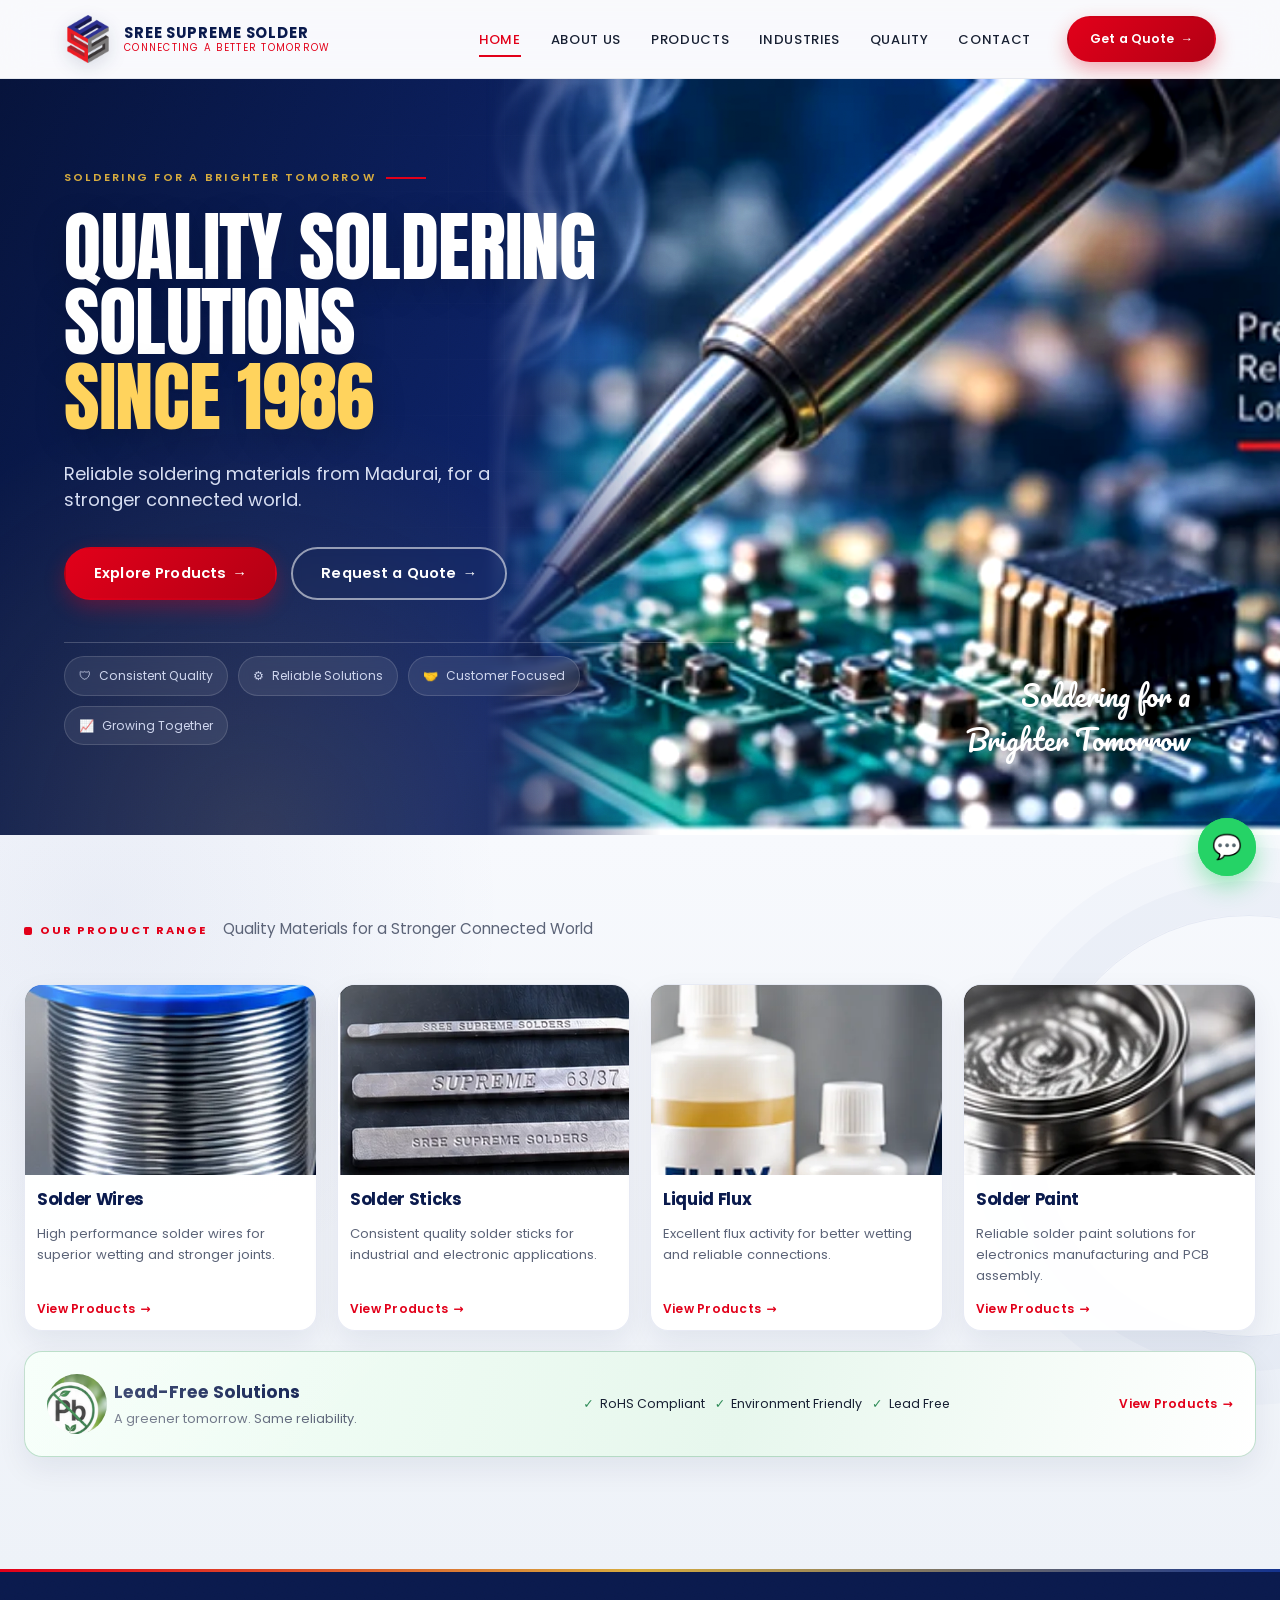
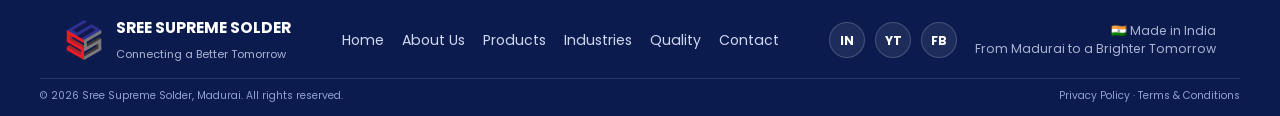
<file: index.html>
<!DOCTYPE html>
<html lang="en">
<head>
<meta charset="UTF-8">
<meta name="viewport" content="width=device-width, initial-scale=1.0">
<title>Sree Supreme Solder | Quality Soldering Solutions Since 1986 | Madurai</title>
<meta name="description" content="Sree Supreme Solder, Madurai — manufacturer of solder wires, solder sticks, liquid flux and solder paint since 1986. RoHS-compliant lead-free solutions trusted by PCB, electronics and electrical industries across India.">
<meta name="keywords" content="solder wire manufacturer Madurai, solder sticks, lead-free solder, liquid flux, solder paint, Sree Supreme Solder, soldering materials India">
<meta name="author" content="Sree Supreme Solder">
<link rel="canonical" href="https://www.sreesupremesolder.in/">

<!-- Open Graph -->
<meta property="og:type" content="business.business">
<meta property="og:title" content="Sree Supreme Solder | Quality Soldering Solutions Since 1986">
<meta property="og:description" content="Madurai-based manufacturer of solder wires, solder sticks, liquid flux and lead-free soldering solutions, trusted by industries across India since 1986.">
<meta property="og:image" content="https://www.sreesupremesolder.in/assets/img/hero-soldering.webp">
<meta property="og:url" content="https://www.sreesupremesolder.in/">
<meta property="og:site_name" content="Sree Supreme Solder">
<meta property="og:locale" content="en_IN">

<!-- Twitter -->
<meta name="twitter:card" content="summary_large_image">
<meta name="twitter:title" content="Sree Supreme Solder | Quality Soldering Solutions Since 1986">
<meta name="twitter:description" content="Madurai-based manufacturer of solder wires, solder sticks, liquid flux and lead-free soldering solutions since 1986.">
<meta name="twitter:image" content="https://www.sreesupremesolder.in/assets/img/hero-soldering.webp">

<link rel="icon" type="image/png" href="assets/img/logo.png">
<link rel="apple-touch-icon" href="assets/img/logo.png">
<link rel="preconnect" href="https://fonts.googleapis.com">
<link rel="preconnect" href="https://fonts.gstatic.com" crossorigin>
<link href="https://fonts.googleapis.com/css2?family=Anton&family=Poppins:wght@400;500;600;700;800&family=Pacifico&display=swap" rel="stylesheet">
<link rel="stylesheet" href="style.css">

<script type="application/ld+json">
{
  "@context": "https://schema.org",
  "@type": "Manufacturer",
  "name": "Sree Supreme Solder",
  "foundingDate": "1986",
  "founder": { "@type": "Person", "name": "Mr. P. Sekar" },
  "url": "https://www.sreesupremesolder.in",
  "logo": "https://www.sreesupremesolder.in/assets/img/logo.png",
  "image": "https://www.sreesupremesolder.in/assets/img/hero-soldering.webp",
  "telephone": "+91-99444-82330",
  "email": "info@sreesupremesolder.in",
  "address": {
    "@type": "PostalAddress",
    "streetAddress": "6, Nehru Nagar, Nethaji Road, Bypass Road",
    "addressLocality": "Madurai",
    "postalCode": "625003",
    "addressRegion": "Tamil Nadu",
    "addressCountry": "IN"
  },
  "sameAs": []
}
</script>
</head>
<body class="homepage">
<a class="skip-link" href="#main-content">Skip to main content</a>

<!-- ============ HEADER ============ -->
<header id="header" class="site-header">
  <div class="wrap header-inner">
    <a href="#home" class="brand" aria-label="Sree Supreme Solder home">
      <img src="assets/img/logo.png" alt="Sree Supreme Solder logo" width="46" height="46">
      <span class="brand-text">
        <strong>SREE SUPREME SOLDER</strong>
        <em>Connecting a Better Tomorrow</em>
      </span>
    </a>

    <nav id="nav" class="site-nav" aria-label="Primary">
      <ul>
        <li><a href="#home" class="nav-link active">Home</a></li>
        <li><a href="about.html" class="nav-link">About Us</a></li>
        <li><a href="products.html" class="nav-link">Products</a></li>
        <li><a href="industries.html" class="nav-link">Industries</a></li>
        <li><a href="quality.html" class="nav-link">Quality</a></li>
        <li><a href="contact.html" class="nav-link">Contact</a></li>
      </ul>
    </nav>

    <a href="contact.html" class="btn btn-primary nav-cta">Get a Quote <span aria-hidden="true">&rarr;</span></a>
    <button id="menuBtn" class="menu-btn" aria-label="Toggle navigation menu" aria-expanded="false" aria-controls="nav">
      <span></span><span></span><span></span>
    </button>
  </div>
</header>

<main id="main-content">

  <!-- ============ 2. HERO ============ -->
  <section id="home" class="hero grain">
    <div class="hero-bg" aria-hidden="true"></div>
    <img class="hero-photo" src="assets/img/hero-soldering.webp" alt="Close-up of a soldering iron applying solder to a printed circuit board, with smoke rising from the joint. Precision, reliability, longer connections." width="1000" height="386" loading="eager">
    <p class="hero-script">Soldering for a Brighter Tomorrow</p>
    <div class="wrap hero-inner">
      <div class="hero-copy">
        <p class="eyebrow">Soldering for a Brighter Tomorrow</p>
        <h1 id="hero-title">Quality Soldering Solutions <span>Since 1986</span></h1>
        <p class="lead" id="hero-lead">Reliable soldering materials from Madurai, for a stronger connected world.</p>
        <div class="hero-actions">
          <a href="products.html" class="btn btn-primary">Explore Products <span aria-hidden="true">&rarr;</span></a>
          <a href="contact.html" class="btn btn-outline">Request a Quote <span aria-hidden="true">&rarr;</span></a>
        </div>
        <ul class="hero-badges">
          <li><span class="badge-icon" aria-hidden="true">&#128737;</span> Consistent Quality</li>
          <li><span class="badge-icon" aria-hidden="true">&#9881;&#65039;</span> Reliable Solutions</li>
          <li><span class="badge-icon" aria-hidden="true">&#129309;</span> Customer Focused</li>
          <li><span class="badge-icon" aria-hidden="true">&#128200;</span> Growing Together</li>
        </ul>
      </div>
    </div>
  </section>

  <!-- ============ 3. PRODUCT CATEGORIES ============ -->
  <section id="products" class="section products-section" aria-labelledby="products-heading">
    <div class="wrap">
      <div class="section-head-row">
        <span class="tag">Our Product Range</span>
        <p class="muted">Quality Materials for a Stronger Connected World</p>
      </div>

      <div class="product-strip">
        <article class="product-tile">
          <img src="assets/img/product-wire.webp" alt="Spool of resin cored solder wire" width="420" height="300" loading="lazy">
          <div class="product-tile-body">
            <h3 data-product-title="0">Solder Wires</h3>
            <p data-product-description="0">High performance solder wires for superior wetting and stronger joints.</p>
            <a href="products.html" class="view-product" data-product="Solder Wires">View Products <span aria-hidden="true">&rarr;</span></a>
          </div>
        </article>

        <article class="product-tile">
          <img src="assets/img/product-sticks.webp" alt="63/37 solder sticks for industrial soldering and tinning" width="420" height="300" loading="lazy">
          <div class="product-tile-body">
            <h3 data-product-title="1">Solder Sticks</h3>
            <p data-product-description="1">Consistent quality solder sticks for industrial and electronic applications.</p>
            <a href="products.html" class="view-product" data-product="Solder Sticks">View Products <span aria-hidden="true">&rarr;</span></a>
          </div>
        </article>

        <article class="product-tile">
          <img src="assets/img/product-flux.webp" alt="Bottles of rosin soldering liquid flux" width="420" height="300" loading="lazy">
          <div class="product-tile-body">
            <h3 data-product-title="2">Liquid Flux</h3>
            <p data-product-description="2">Excellent flux activity for better wetting and reliable connections.</p>
            <a href="products.html" class="view-product" data-product="Liquid Flux">View Products <span aria-hidden="true">&rarr;</span></a>
          </div>
        </article>

        <article class="product-tile">
          <img src="assets/img/product-paint.webp" alt="Tins of C and D grade solder paint" width="420" height="300" loading="lazy">
          <div class="product-tile-body">
            <h3 data-product-title="3">Solder Paint</h3>
            <p data-product-description="3">Reliable solder paint solutions for electronics manufacturing and PCB assembly.</p>
            <a href="products.html" class="view-product" data-product="Solder Paint">View Products <span aria-hidden="true">&rarr;</span></a>
          </div>
        </article>

        <article class="product-tile leadfree-tile">
          <div class="leadfree-tile-head">
            <img src="assets/img/product-leadfree.webp" alt="Lead-free (Pb-free) certification badge on a green leaf background" width="90" height="90" loading="lazy">
            <div>
              <h3 data-product-title="4">Lead-Free Solutions</h3>
              <p data-product-description="4">A greener tomorrow. Same reliability.</p>
            </div>
          </div>
          <ul class="leadfree-tile-list">
            <li>RoHS Compliant</li>
            <li>Environment Friendly</li>
            <li>Lead Free</li>
          </ul>
          <a href="products.html" class="view-product" data-product="Lead-Free Soldering Solutions">View Products <span aria-hidden="true">&rarr;</span></a>
        </article>
      </div>
    </div>
  </section>

  <!-- ============ 4. INDUSTRIES STRIP ============ -->
  <section id="industries" class="industries-strip" aria-labelledby="industries-strip-heading">
    <div class="wrap industries-strip-inner">
      <div class="section-head-row">
        <span class="tag">Industries We Serve</span>
      </div>
      <h2 id="industries-strip-heading" class="sr-only">Industries We Serve</h2>
      <ul class="industry-row">
        <li><span class="industry-row-icon" aria-hidden="true">&#128187;</span><span>Electronics<br>Manufacturing</span></li>
        <li><span class="industry-row-icon" aria-hidden="true">&#127981;</span><span>Industrial<br>Equipment</span></li>
        <li><span class="industry-row-icon" aria-hidden="true">&#128663;</span><span>Automotive</span></li>
        <li><span class="industry-row-icon" aria-hidden="true">&#9992;&#65039;</span><span>Aerospace</span></li>
        <li><span class="industry-row-icon" aria-hidden="true">&#128268;</span><span>Consumer<br>Appliances</span></li>
        <li><span class="industry-row-icon" aria-hidden="true">&#127973;</span><span>Medical<br>Devices</span></li>
        <li><span class="industry-row-icon" aria-hidden="true">&#9889;</span><span>Renewable<br>Energy</span></li>
        <li><span class="industry-row-icon" aria-hidden="true">&#128225;</span><span>Telecommunications</span></li>
      </ul>
      <p class="industries-caption">Powering Industries Through Better Connections</p>
    </div>
  </section>

  <!-- ============ 5. COMPANY JOURNEY / ABOUT ============ -->
  <section id="about" class="journey-banner grain" aria-labelledby="journey-heading">
    <img class="journey-photo" src="assets/img/about-madurai.webp" alt="Madurai Meenakshi Amman Temple skyline, the home city of Sree Supreme Solder" width="560" height="230" loading="lazy">
    <p class="journey-caption">From Madurai<br>to Industries Worldwide</p>
    <p class="journey-script">Soldering for a Brighter Tomorrow</p>
    <div class="wrap journey-inner">
      <div class="journey-copy">
        <span class="tag tag-light">Our Journey</span>
        <h2 id="journey-heading">Since 1986</h2>
        <p>Founded by <strong>Mr. P. Sekar</strong> in <strong>Madurai, Tamil Nadu</strong>, Sree Supreme Solder has been delivering high-quality soldering materials for nearly four decades. From Madurai to industries worldwide, we continue to connect a better tomorrow through consistent quality and reliable soldering solutions.</p>
        <a href="about.html" class="btn btn-outline">Know Our Story <span aria-hidden="true">&rarr;</span></a>
      </div>
    </div>
  </section>

  <!-- ============ 6. QUALITY ============ -->
  <section id="quality" class="section" aria-labelledby="quality-heading">
    <div class="wrap">
      <div class="section-head">
        <span class="tag">Quality</span>
        <h2 id="quality-heading">Built on Quality. Driven by Trust.</h2>
      </div>
      <div class="why-grid">
        <div class="why-card">
          <div class="why-icon" aria-hidden="true">&#128737;</div>
          <h3>Consistent Quality</h3>
          <p>Reliable, tested soldering materials manufactured to the same high standard, batch after batch.</p>
        </div>
        <div class="why-card">
          <div class="why-icon" aria-hidden="true">&#9881;&#65039;</div>
          <h3>Reliable Performance</h3>
          <p>Strong, durable joints and consistent output trusted by manufacturers for nearly four decades.</p>
        </div>
        <div class="why-card">
          <div class="why-icon" aria-hidden="true">&#127760;</div>
          <h3>Wide Applications</h3>
          <p>A complete range of solder wires, sticks, flux and paint serving diverse industrial requirements.</p>
        </div>
        <div class="why-card">
          <div class="why-icon" aria-hidden="true">&#129309;</div>
          <h3>Customer Focus</h3>
          <p>Long-term partnerships built on technical support, responsiveness and dependable supply.</p>
        </div>
      </div>
    </div>
  </section>

  <!-- ============ 7. ENQUIRY CTA + CONTACT ============ -->
  <section id="contact" class="section alt" aria-labelledby="contact-heading">
    <div class="cta-banner grain">
      <div class="wrap cta-inner">
        <div>
          <h2 id="contact-heading">Let&rsquo;s Build a Stronger Tomorrow Together</h2>
          <p>Get in touch for product enquiries, technical support or a customised soldering solution.</p>
        </div>
        <div class="cta-actions">
          <a href="contact.html" class="btn btn-white">Request a Quote <span aria-hidden="true">&rarr;</span></a>
          <div class="cta-contact-links">
            <a href="mailto:info@sreesupremesolder.in"><span aria-hidden="true">&#9993;&#65039;</span> info@sreesupremesolder.in</a>
            <a href="tel:+919944482330"><span aria-hidden="true">&#128222;</span> +91 99444 82330</a>
            <a href="https://wa.me/919944482330?text=Hello%20Sree%20Supreme%20Solder%2C%20I%20would%20like%20to%20enquire%20about%20your%20soldering%20products." target="_blank" rel="noopener noreferrer" aria-label="Chat with Sree Supreme Solder on WhatsApp (opens in a new tab)"><span aria-hidden="true">&#128172;</span> WhatsApp</a>
          </div>
        </div>
      </div>
    </div>

    <div class="wrap contact-grid">
      <div class="contact-info">
        <h3>Contact Information</h3>
        <address>
          <ul class="contact-list">
            <li><span aria-hidden="true">&#128205;</span> 6, Nehru Nagar, Nethaji Road, Bypass Road, Madurai &ndash; 625003, Tamil Nadu, India</li>
            <li><span aria-hidden="true">&#128222;</span> <a href="tel:+919944482330">+91 99444 82330</a></li>
            <li><span aria-hidden="true">&#9742;&#65039;</span> <a href="tel:04522382330">0452 2382330</a></li>
            <li><span aria-hidden="true">&#9993;&#65039;</span> <a href="mailto:info@sreesupremesolder.in">info@sreesupremesolder.in</a></li>
            <li><span aria-hidden="true">&#127760;</span> <a href="https://www.sreesupremesolder.in" target="_blank" rel="noopener noreferrer">www.sreesupremesolder.in</a></li>
          </ul>
        </address>
        <div class="socials">
          <span class="socials-label">Follow Us:</span>
          <a href="#" class="social-link" data-social="LinkedIn" aria-label="Sree Supreme Solder on LinkedIn (coming soon)">in</a>
          <a href="#" class="social-link" data-social="YouTube" aria-label="Sree Supreme Solder on YouTube (coming soon)">yt</a>
          <a href="#" class="social-link" data-social="Facebook" aria-label="Sree Supreme Solder on Facebook (coming soon)">fb</a>
        </div>
        <div class="map-embed">
          <iframe
            title="Map showing Sree Supreme Solder location in Nehru Nagar, Madurai"
            src="https://maps.google.com/maps?q=6%20Nehru%20Nagar%2C%20Nethaji%20Road%2C%20Bypass%20Road%2C%20Madurai%20625003&t=&z=14&ie=UTF8&iwloc=&output=embed"
            loading="lazy"
            referrerpolicy="no-referrer-when-downgrade">
          </iframe>
        </div>
      </div>

      <form class="contact-form" id="enquiry-form" novalidate>
        <h3>Send Us an Enquiry</h3>

        <label for="f-name">Name <span class="req" aria-hidden="true">*</span></label>
        <input type="text" id="f-name" name="name" required autocomplete="name" aria-describedby="err-name">
        <p class="field-error" id="err-name" role="alert"></p>

        <label for="f-company">Company</label>
        <input type="text" id="f-company" name="company" autocomplete="organization">

        <label for="f-email">Email <span class="req" aria-hidden="true">*</span></label>
        <input type="email" id="f-email" name="email" required autocomplete="email" aria-describedby="err-email">
        <p class="field-error" id="err-email" role="alert"></p>

        <label for="f-phone">Phone</label>
        <input type="tel" id="f-phone" name="phone" autocomplete="tel" pattern="[0-9+\-\s()]{7,15}" aria-describedby="err-phone">
        <p class="field-error" id="err-phone" role="alert"></p>

        <label for="f-message">Message <span class="req" aria-hidden="true">*</span></label>
        <textarea id="f-message" name="message" rows="4" required placeholder="Tell us which products you're interested in and your quantity requirement." aria-describedby="err-message"></textarea>
        <p class="field-error" id="err-message" role="alert"></p>

        <button type="submit" class="btn btn-primary full">Send Enquiry <span aria-hidden="true">&rarr;</span></button>
        <p class="form-note" id="form-status" role="status">Fields marked * are required. Submitting opens your email client addressed to info@sreesupremesolder.in.</p>
      </form>
    </div>
  </section>

</main>

<!-- ============ 7b. FOOTER ============ -->
<footer id="footer" class="site-footer grain">
  <div class="wrap footer-inner">
    <div class="footer-brand">
      <img src="assets/img/logo.png" alt="Sree Supreme Solder logo" width="40" height="40">
      <div>
        <strong>SREE SUPREME SOLDER</strong>
        <em>Connecting a Better Tomorrow</em>
      </div>
    </div>

    <nav class="footer-nav" aria-label="Footer">
      <a href="#home">Home</a>
      <a href="about.html">About Us</a>
      <a href="products.html">Products</a>
      <a href="industries.html">Industries</a>
      <a href="quality.html">Quality</a>
      <a href="contact.html">Contact</a>
    </nav>

    <div class="footer-right">
      <div class="socials">
        <a href="#" class="social-link" data-social="LinkedIn" aria-label="Sree Supreme Solder on LinkedIn (coming soon)">in</a>
        <a href="#" class="social-link" data-social="YouTube" aria-label="Sree Supreme Solder on YouTube (coming soon)">yt</a>
        <a href="#" class="social-link" data-social="Facebook" aria-label="Sree Supreme Solder on Facebook (coming soon)">fb</a>
      </div>
      <p class="footer-tagline">&#127470;&#127475; Made in India<br>From Madurai to a Brighter Tomorrow</p>
    </div>
  </div>

  <div class="wrap footer-bottom">
    <span>&copy; <span id="year"></span> Sree Supreme Solder, Madurai. All rights reserved.</span>
    <span class="footer-legal"><a href="privacy.html">Privacy Policy</a> &middot; <a href="terms.html">Terms &amp; Conditions</a></span>
  </div>
</footer>

<a href="https://wa.me/919944482330?text=Hello%20Sree%20Supreme%20Solder%2C%20I%20would%20like%20to%20enquire%20about%20your%20soldering%20products." class="whatsapp-fab" target="_blank" rel="noopener noreferrer" aria-label="Chat with Sree Supreme Solder on WhatsApp (opens in a new tab)">
  <span aria-hidden="true">&#128172;</span>
</a>

<script src="script.js"></script>
</body>
</html>
</file>
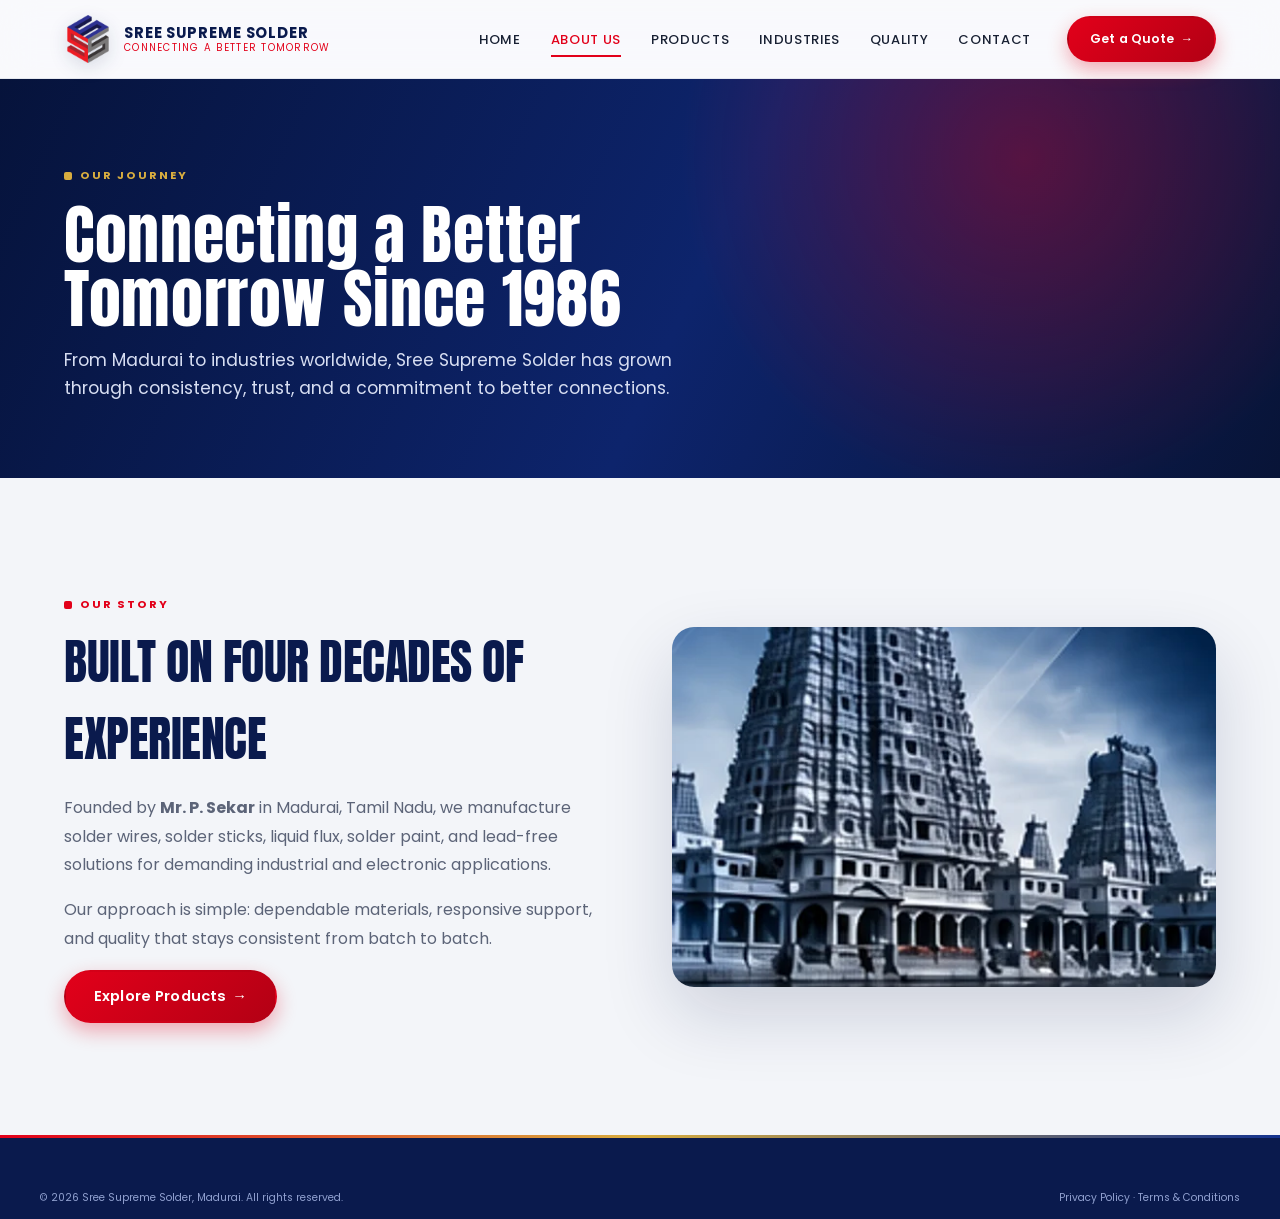
<file: about.html>
<!doctype html><html lang="en"><head><meta charset="utf-8"><meta name="viewport" content="width=device-width,initial-scale=1"><title>About Us | Sree Supreme Solder</title><meta name="description" content="Learn about Sree Supreme Solder's journey from Madurai since 1986."><link rel="icon" href="assets/img/logo.png"><link rel="stylesheet" href="https://fonts.googleapis.com/css2?family=Anton&family=Poppins:wght@400;500;600;700;800&family=Pacifico&display=swap"><link rel="stylesheet" href="style.css"></head><body class="inner-page"><header id="header" class="site-header"><div class="wrap header-inner"><a href="index.html" class="brand"><img src="assets/img/logo.png" alt="Sree Supreme Solder logo"><span class="brand-text"><strong>SREE SUPREME SOLDER</strong><em>Connecting a Better Tomorrow</em></span></a><nav id="nav" class="site-nav"><ul><li><a href="index.html" class="nav-link">Home</a></li><li><a href="about.html" class="nav-link active">About Us</a></li><li><a href="products.html" class="nav-link">Products</a></li><li><a href="industries.html" class="nav-link">Industries</a></li><li><a href="quality.html" class="nav-link">Quality</a></li><li><a href="contact.html" class="nav-link">Contact</a></li></ul></nav><a href="contact.html" class="btn btn-primary nav-cta">Get a Quote <span>&rarr;</span></a><button id="menuBtn" class="menu-btn" aria-label="Toggle navigation menu" aria-expanded="false"><span></span><span></span><span></span></button></div></header><main><section class="inner-hero"><div class="wrap"><span class="tag tag-light">Our Journey</span><h1>Connecting a Better Tomorrow Since 1986</h1><p>From Madurai to industries worldwide, Sree Supreme Solder has grown through consistency, trust, and a commitment to better connections.</p></div></section><section class="section"><div class="wrap inner-two-col"><div><span class="tag">Our Story</span><h2>Built on four decades of experience</h2><p>Founded by <strong>Mr. P. Sekar</strong> in Madurai, Tamil Nadu, we manufacture solder wires, solder sticks, liquid flux, solder paint, and lead-free solutions for demanding industrial and electronic applications.</p><p>Our approach is simple: dependable materials, responsive support, and quality that stays consistent from batch to batch.</p><a class="btn btn-primary" href="products.html">Explore Products <span>&rarr;</span></a></div><img class="inner-image" src="assets/img/about-madurai.webp" alt="Madurai skyline"></div></section></main><footer class="site-footer"><div class="wrap footer-bottom"><span>&copy; 2026 Sree Supreme Solder, Madurai. All rights reserved.</span><span class="footer-legal"><a href="privacy.html">Privacy Policy</a> · <a href="terms.html">Terms &amp; Conditions</a></span></div></footer><script src="script.js"></script></body></html>
</file>
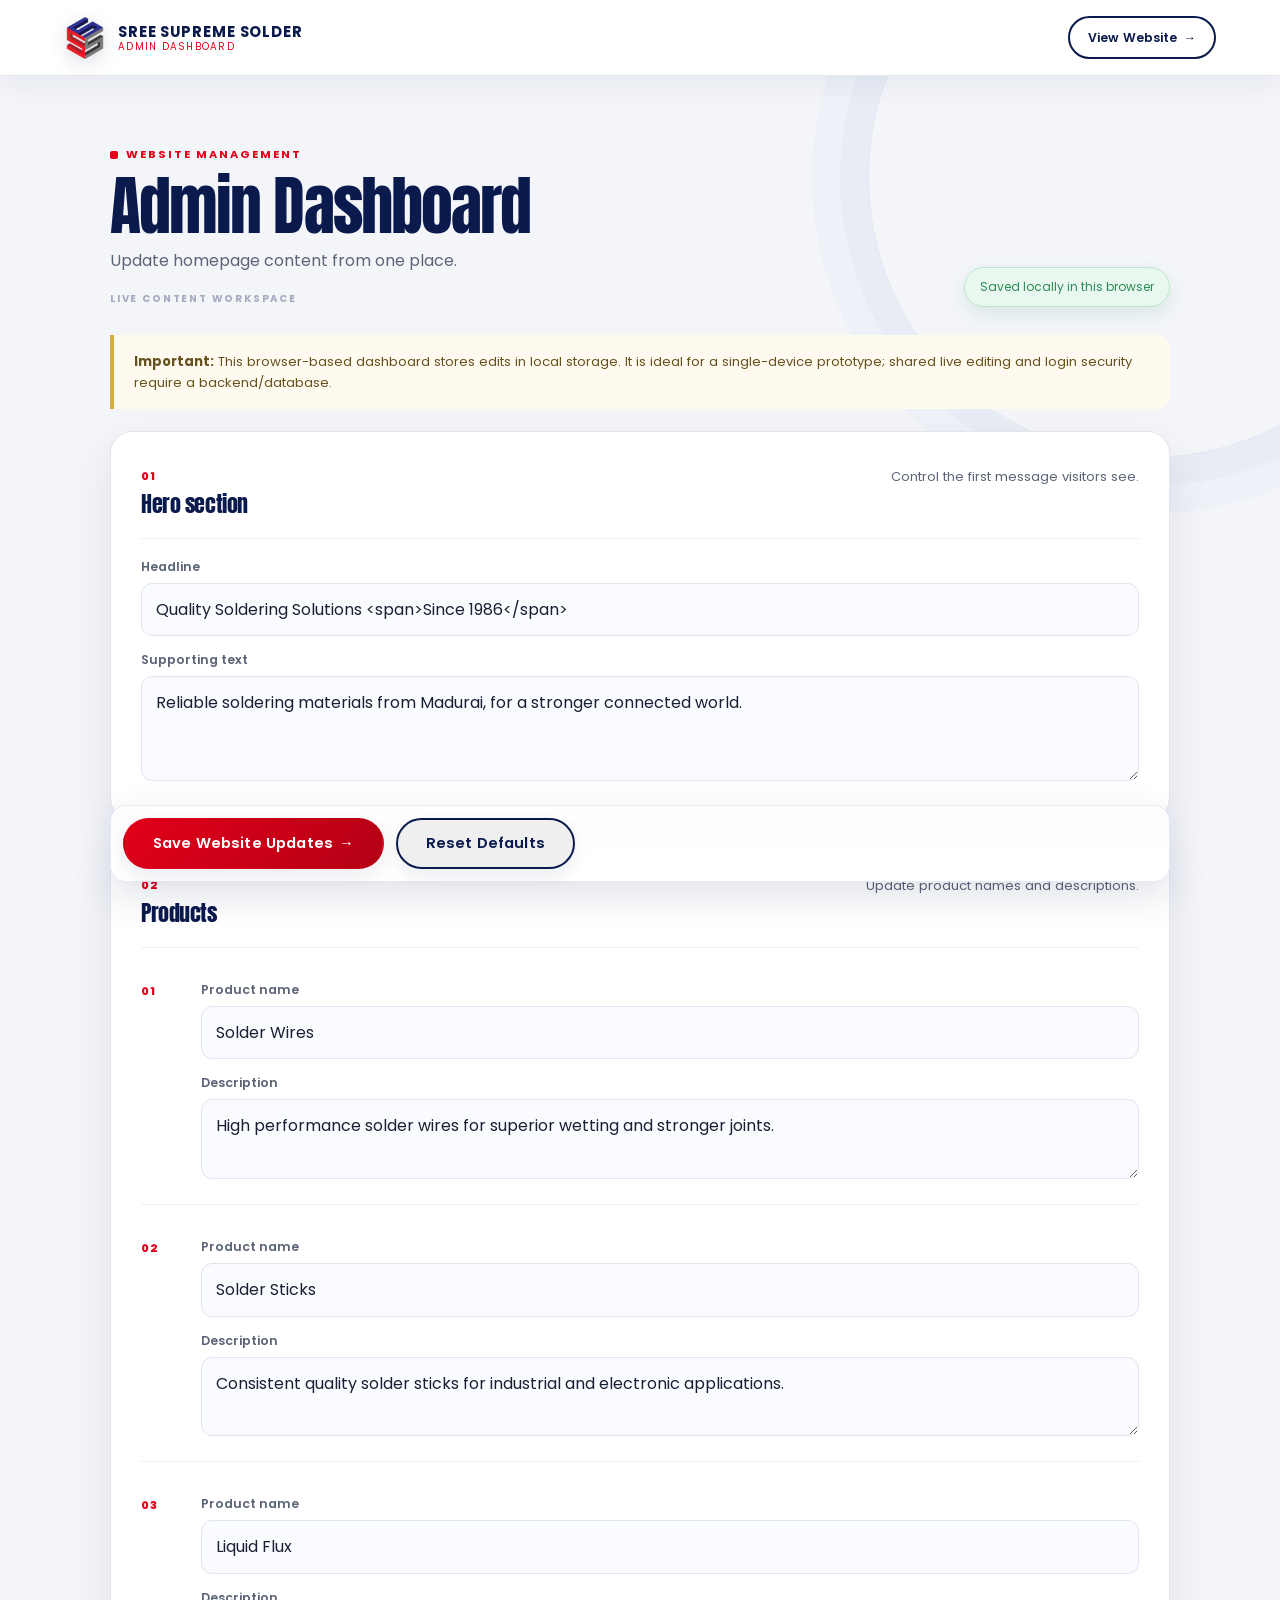
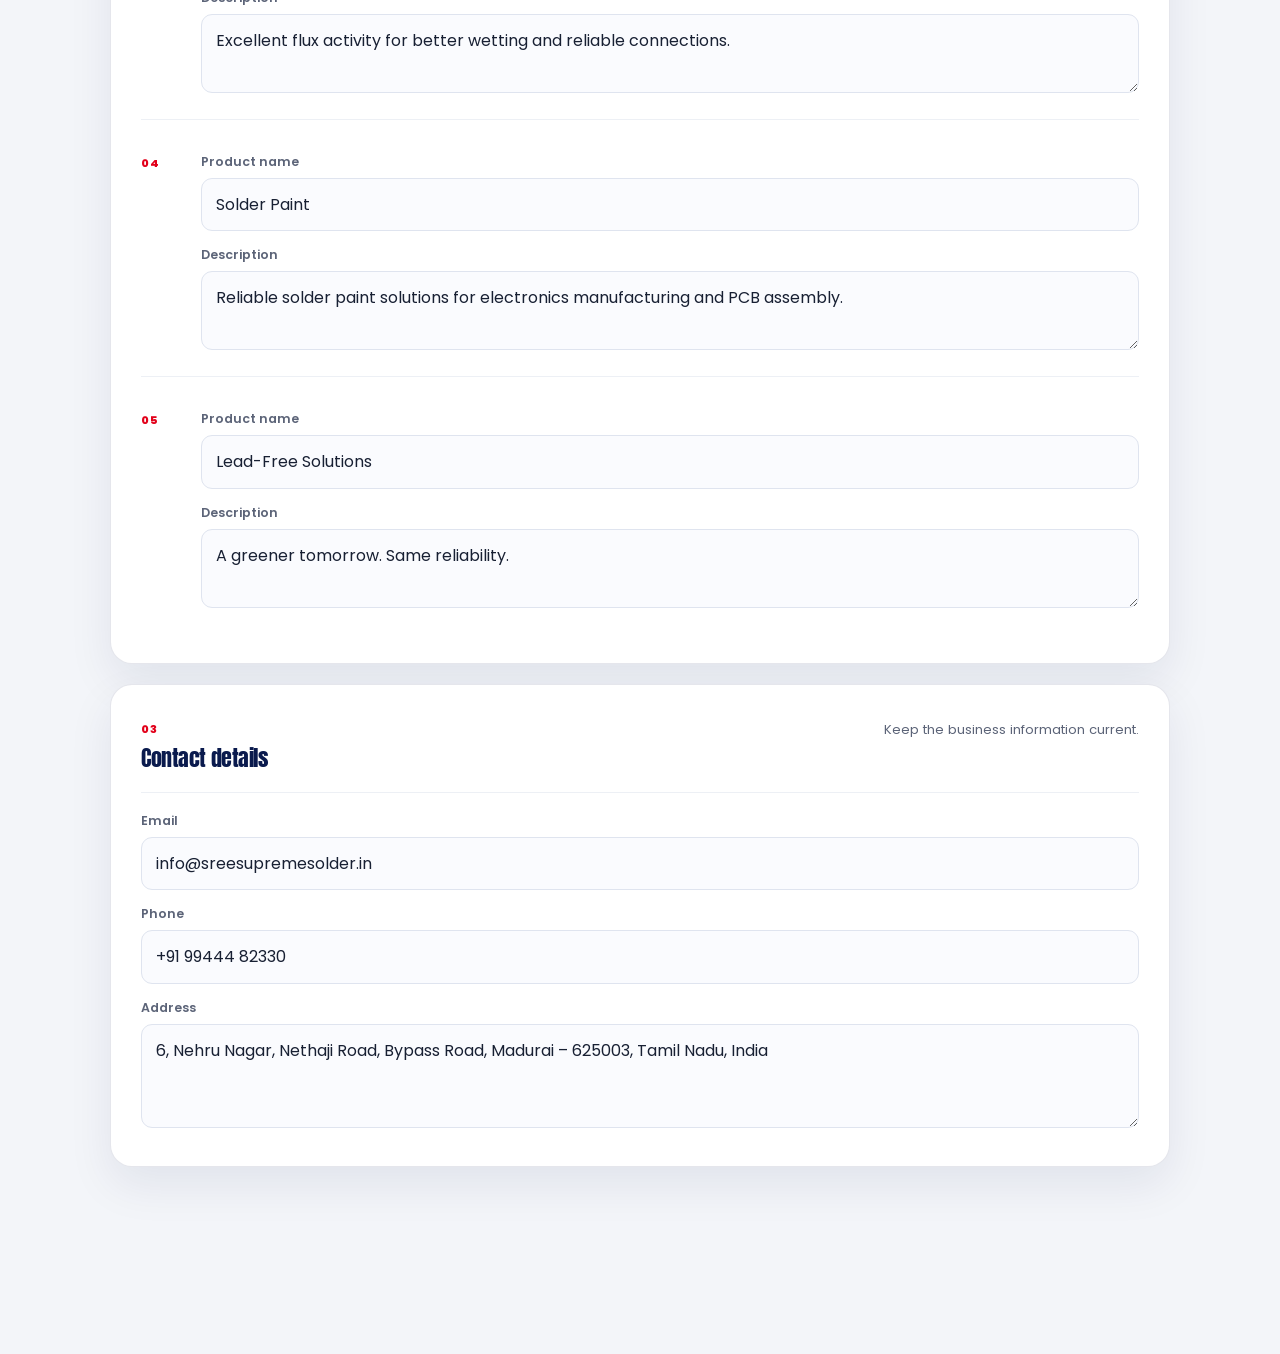
<file: admin.html>
<!doctype html><html lang="en"><head><meta charset="utf-8"><meta name="viewport" content="width=device-width,initial-scale=1"><title>Admin Dashboard | Sree Supreme Solder</title><link rel="icon" href="assets/img/logo.png"><link rel="stylesheet" href="https://fonts.googleapis.com/css2?family=Anton&family=Poppins:wght@400;500;600;700;800&display=swap"><link rel="stylesheet" href="style.css"><link rel="stylesheet" href="admin.css"></head><body class="admin-page"><header class="admin-topbar"><a href="index.html" class="brand"><img src="assets/img/logo.png" alt="Sree Supreme Solder logo"><span class="brand-text"><strong>SREE SUPREME SOLDER</strong><em>Admin Dashboard</em></span></a><a href="index.html" class="btn btn-outline-dark">View Website <span>&rarr;</span></a></header><main class="admin-main"><div class="admin-heading"><div><span class="tag">Website Management</span><h1>Admin Dashboard</h1><p>Update homepage content from one place.</p></div><span class="admin-status" id="save-status">Saved locally in this browser</span></div><div class="admin-notice"><strong>Important:</strong> This browser-based dashboard stores edits in local storage. It is ideal for a single-device prototype; shared live editing and login security require a backend/database.</div><form id="admin-form"><section class="admin-card"><div class="admin-card-heading"><div><span class="admin-kicker">01</span><h2>Hero section</h2></div><p>Control the first message visitors see.</p></div><label for="hero-title-input">Headline</label><input id="hero-title-input" name="heroTitle" required><label for="hero-lead-input">Supporting text</label><textarea id="hero-lead-input" name="heroLead" rows="3" required></textarea></section><section class="admin-card"><div class="admin-card-heading"><div><span class="admin-kicker">02</span><h2>Products</h2></div><p>Update product names and descriptions.</p></div><div id="product-fields"></div></section><section class="admin-card"><div class="admin-card-heading"><div><span class="admin-kicker">03</span><h2>Contact details</h2></div><p>Keep the business information current.</p></div><label for="email-input">Email</label><input id="email-input" type="email" name="email"><label for="phone-input">Phone</label><input id="phone-input" name="phone"><label for="address-input">Address</label><textarea id="address-input" name="address" rows="3"></textarea></section><div class="admin-actions"><button class="btn btn-primary" type="submit">Save Website Updates <span>&rarr;</span></button><button class="btn btn-outline-dark" type="button" id="reset-btn">Reset Defaults</button></div></form></main><script src="admin.js"></script></body></html>
</file>
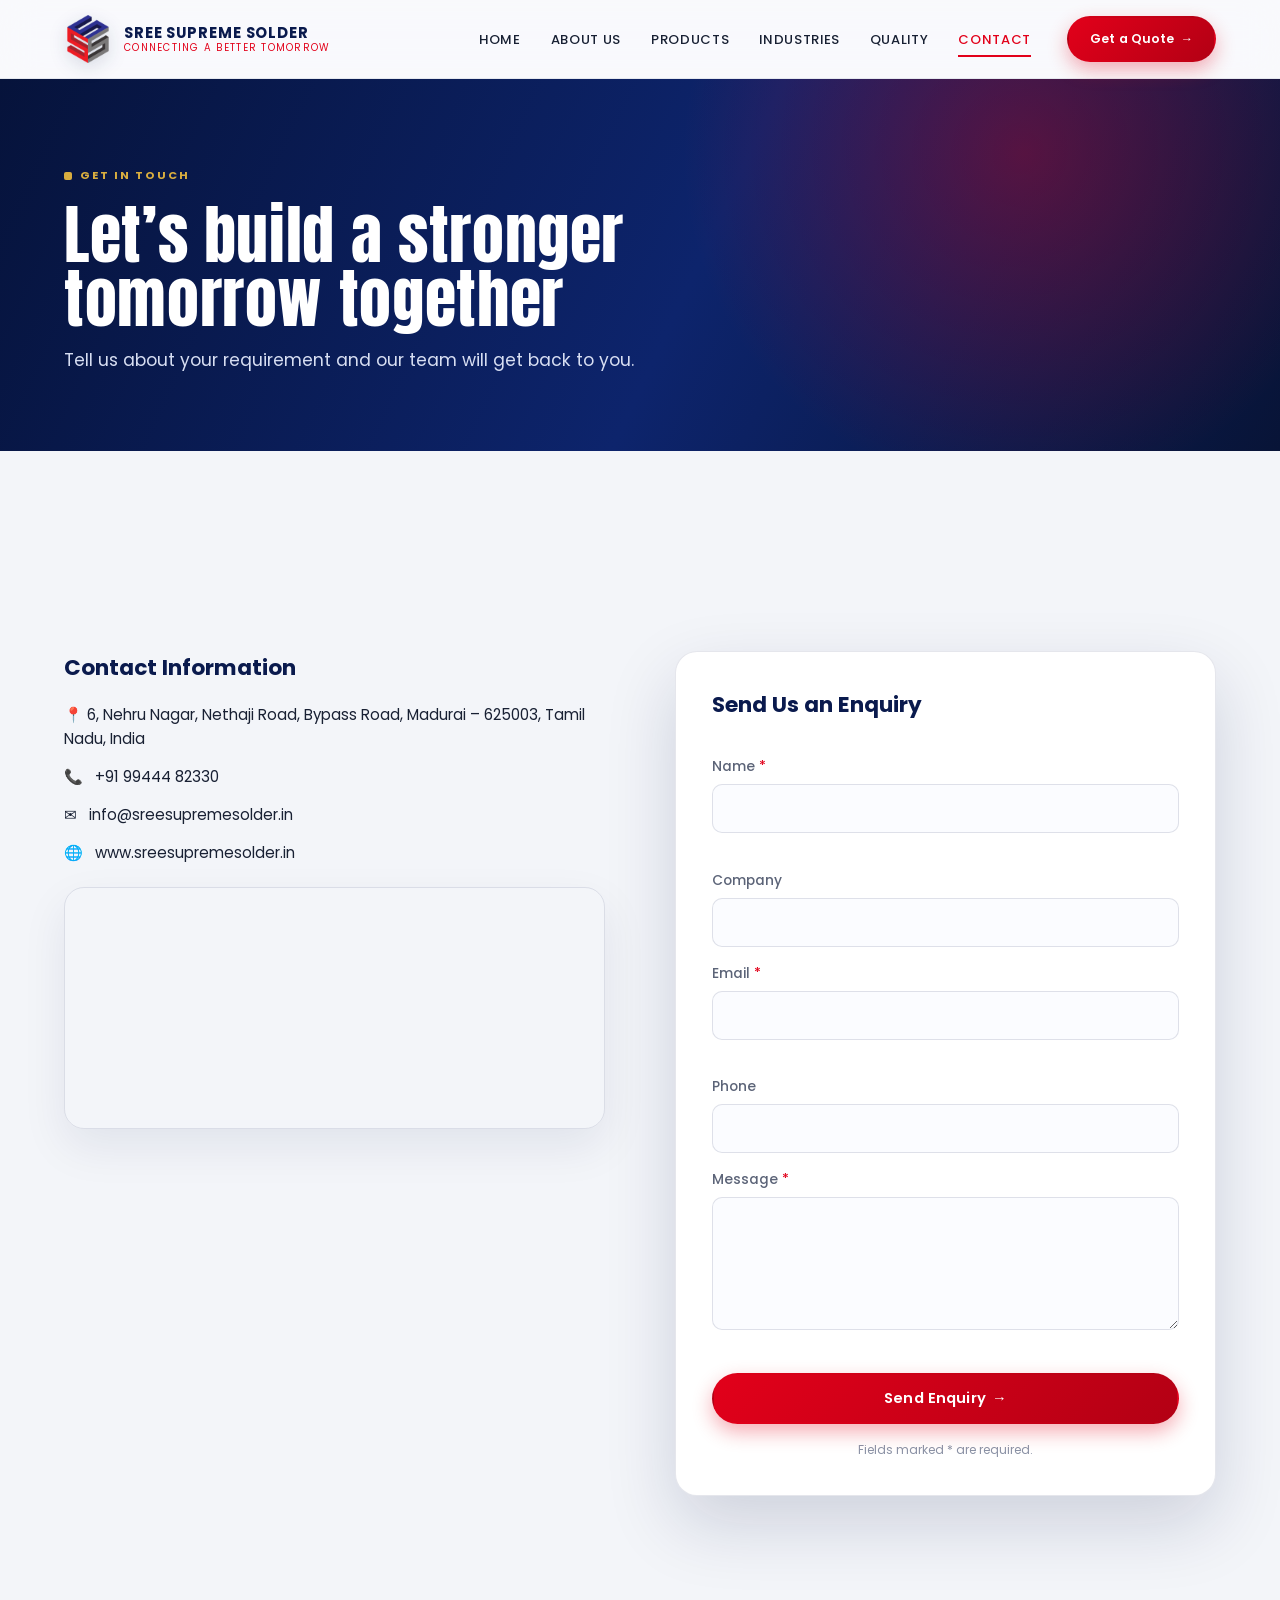
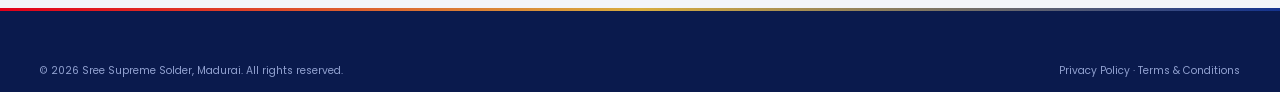
<file: contact.html>
<!doctype html><html lang="en"><head><meta charset="utf-8"><meta name="viewport" content="width=device-width,initial-scale=1"><title>Contact | Sree Supreme Solder</title><link rel="icon" href="assets/img/logo.png"><link rel="stylesheet" href="https://fonts.googleapis.com/css2?family=Anton&family=Poppins:wght@400;500;600;700;800&display=swap"><link rel="stylesheet" href="style.css"></head><body class="inner-page"><header id="header" class="site-header"><div class="wrap header-inner"><a href="index.html" class="brand"><img src="assets/img/logo.png" alt="Sree Supreme Solder logo"><span class="brand-text"><strong>SREE SUPREME SOLDER</strong><em>Connecting a Better Tomorrow</em></span></a><nav id="nav" class="site-nav"><ul><li><a href="index.html" class="nav-link">Home</a></li><li><a href="about.html" class="nav-link">About Us</a></li><li><a href="products.html" class="nav-link">Products</a></li><li><a href="industries.html" class="nav-link">Industries</a></li><li><a href="quality.html" class="nav-link">Quality</a></li><li><a href="contact.html" class="nav-link active">Contact</a></li></ul></nav><a href="contact.html" class="btn btn-primary nav-cta">Get a Quote <span>&rarr;</span></a><button id="menuBtn" class="menu-btn" aria-label="Toggle navigation menu" aria-expanded="false"><span></span><span></span><span></span></button></div></header><main><section class="inner-hero"><div class="wrap"><span class="tag tag-light">Get in touch</span><h1>Let’s build a stronger tomorrow together</h1><p>Tell us about your requirement and our team will get back to you.</p></div></section><section class="section"><div class="wrap contact-grid contact-page-grid"><div class="contact-info"><h3>Contact Information</h3><address><ul class="contact-list"><li>📍 6, Nehru Nagar, Nethaji Road, Bypass Road, Madurai – 625003, Tamil Nadu, India</li><li>📞 <a href="tel:+919944482330">+91 99444 82330</a></li><li>✉️ <a href="mailto:info@sreesupremesolder.in">info@sreesupremesolder.in</a></li><li>🌐 <a href="https://www.sreesupremesolder.in">www.sreesupremesolder.in</a></li></ul></address><div class="map-embed"><iframe title="Sree Supreme Solder location" src="https://maps.google.com/maps?q=6%20Nehru%20Nagar%2C%20Nethaji%20Road%2C%20Bypass%20Road%2C%20Madurai%20625003&t=&z=14&ie=UTF8&iwloc=&output=embed" loading="lazy"></iframe></div></div><form class="contact-form" id="enquiry-form" novalidate><h3>Send Us an Enquiry</h3><label for="f-name">Name <span class="req">*</span></label><input id="f-name" name="name" required><p class="field-error" id="err-name" role="alert"></p><label for="f-company">Company</label><input id="f-company" name="company"><label for="f-email">Email <span class="req">*</span></label><input id="f-email" name="email" type="email" required><p class="field-error" id="err-email" role="alert"></p><label for="f-phone">Phone</label><input id="f-phone" name="phone"><label for="f-message">Message <span class="req">*</span></label><textarea id="f-message" name="message" rows="5" required></textarea><p class="field-error" id="err-message" role="alert"></p><button type="submit" class="btn btn-primary full">Send Enquiry <span>&rarr;</span></button><p class="form-note" id="form-status" role="status">Fields marked * are required.</p></form></div></section></main><footer class="site-footer"><div class="wrap footer-bottom"><span>&copy; 2026 Sree Supreme Solder, Madurai. All rights reserved.</span><span class="footer-legal"><a href="privacy.html">Privacy Policy</a> · <a href="terms.html">Terms &amp; Conditions</a></span></div></footer><script src="script.js"></script></body></html>
</file>
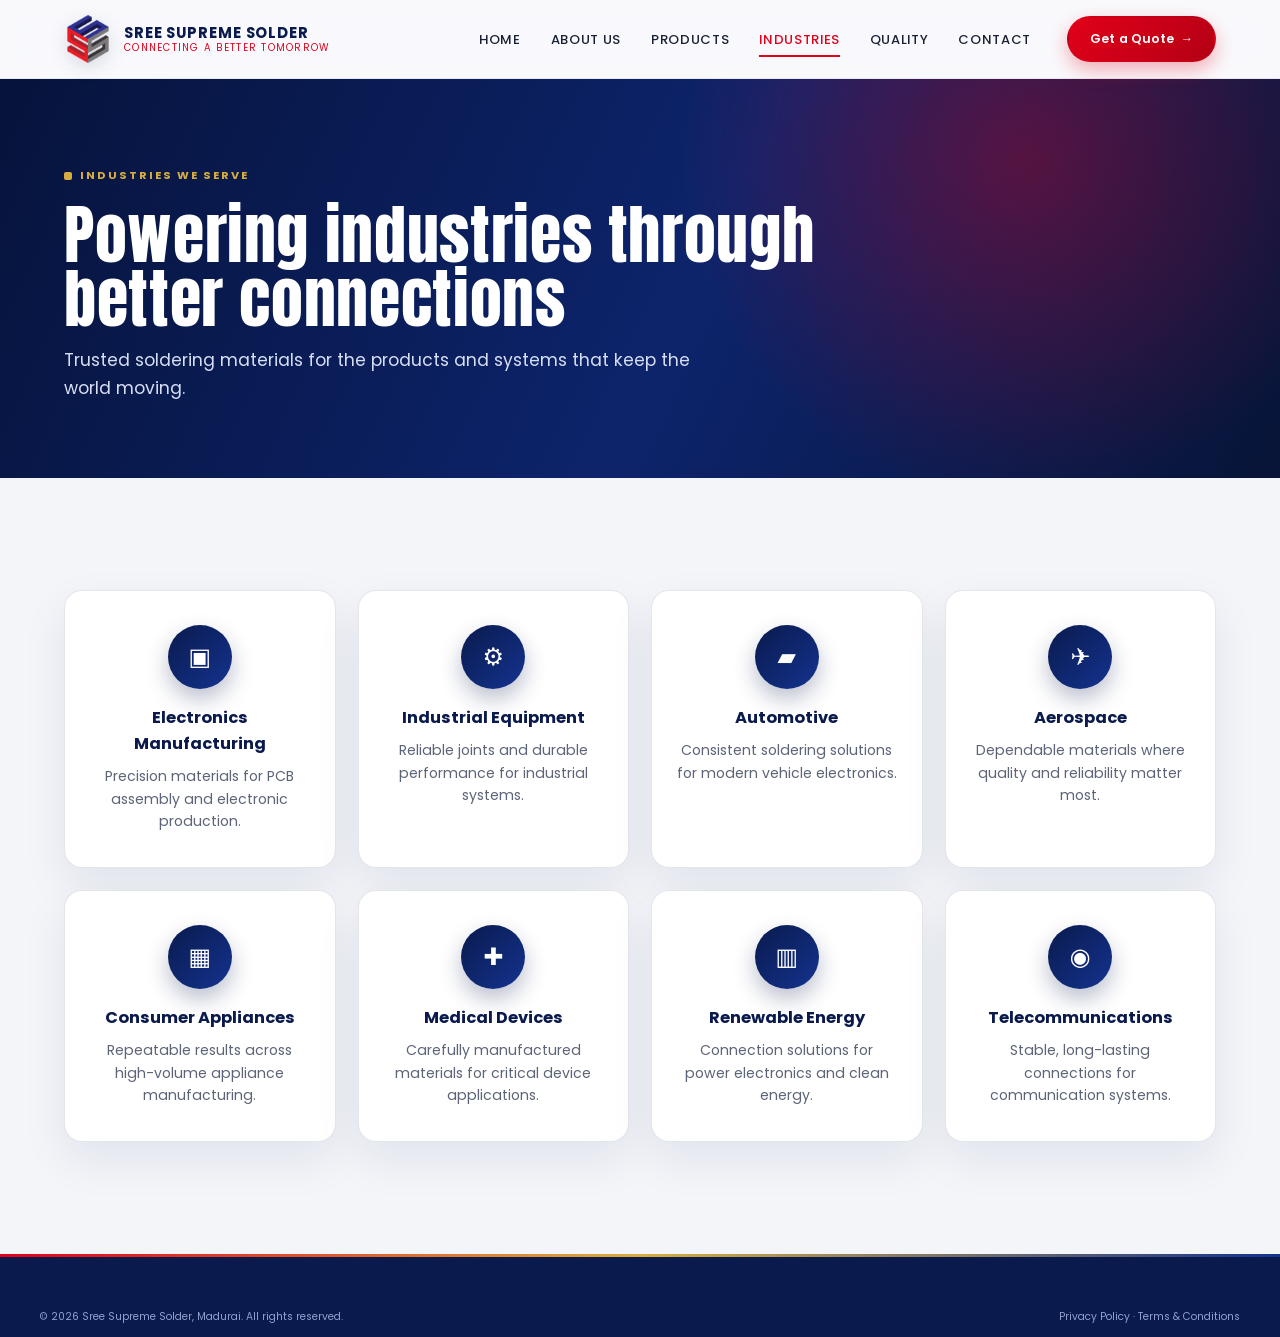
<file: industries.html>
<!doctype html><html lang="en"><head><meta charset="utf-8"><meta name="viewport" content="width=device-width,initial-scale=1"><title>Industries | Sree Supreme Solder</title><link rel="icon" href="assets/img/logo.png"><link rel="stylesheet" href="https://fonts.googleapis.com/css2?family=Anton&family=Poppins:wght@400;500;600;700;800&display=swap"><link rel="stylesheet" href="style.css"></head><body class="inner-page"><header id="header" class="site-header"><div class="wrap header-inner"><a href="index.html" class="brand"><img src="assets/img/logo.png" alt="Sree Supreme Solder logo"><span class="brand-text"><strong>SREE SUPREME SOLDER</strong><em>Connecting a Better Tomorrow</em></span></a><nav id="nav" class="site-nav"><ul><li><a href="index.html" class="nav-link">Home</a></li><li><a href="about.html" class="nav-link">About Us</a></li><li><a href="products.html" class="nav-link">Products</a></li><li><a href="industries.html" class="nav-link active">Industries</a></li><li><a href="quality.html" class="nav-link">Quality</a></li><li><a href="contact.html" class="nav-link">Contact</a></li></ul></nav><a href="contact.html" class="btn btn-primary nav-cta">Get a Quote <span>&rarr;</span></a><button id="menuBtn" class="menu-btn" aria-label="Toggle navigation menu" aria-expanded="false"><span></span><span></span><span></span></button></div></header><main><section class="inner-hero"><div class="wrap"><span class="tag tag-light">Industries We Serve</span><h1>Powering industries through better connections</h1><p>Trusted soldering materials for the products and systems that keep the world moving.</p></div></section><section class="section"><div class="wrap"><div class="why-grid industry-page-grid"><div class="why-card"><div class="why-icon">▣</div><h3>Electronics Manufacturing</h3><p>Precision materials for PCB assembly and electronic production.</p></div><div class="why-card"><div class="why-icon">⚙</div><h3>Industrial Equipment</h3><p>Reliable joints and durable performance for industrial systems.</p></div><div class="why-card"><div class="why-icon">▰</div><h3>Automotive</h3><p>Consistent soldering solutions for modern vehicle electronics.</p></div><div class="why-card"><div class="why-icon">✈</div><h3>Aerospace</h3><p>Dependable materials where quality and reliability matter most.</p></div><div class="why-card"><div class="why-icon">▦</div><h3>Consumer Appliances</h3><p>Repeatable results across high-volume appliance manufacturing.</p></div><div class="why-card"><div class="why-icon">✚</div><h3>Medical Devices</h3><p>Carefully manufactured materials for critical device applications.</p></div><div class="why-card"><div class="why-icon">▥</div><h3>Renewable Energy</h3><p>Connection solutions for power electronics and clean energy.</p></div><div class="why-card"><div class="why-icon">◉</div><h3>Telecommunications</h3><p>Stable, long-lasting connections for communication systems.</p></div></div></div></section></main><footer class="site-footer"><div class="wrap footer-bottom"><span>&copy; 2026 Sree Supreme Solder, Madurai. All rights reserved.</span><span class="footer-legal"><a href="privacy.html">Privacy Policy</a> · <a href="terms.html">Terms &amp; Conditions</a></span></div></footer><script src="script.js"></script></body></html>
</file>
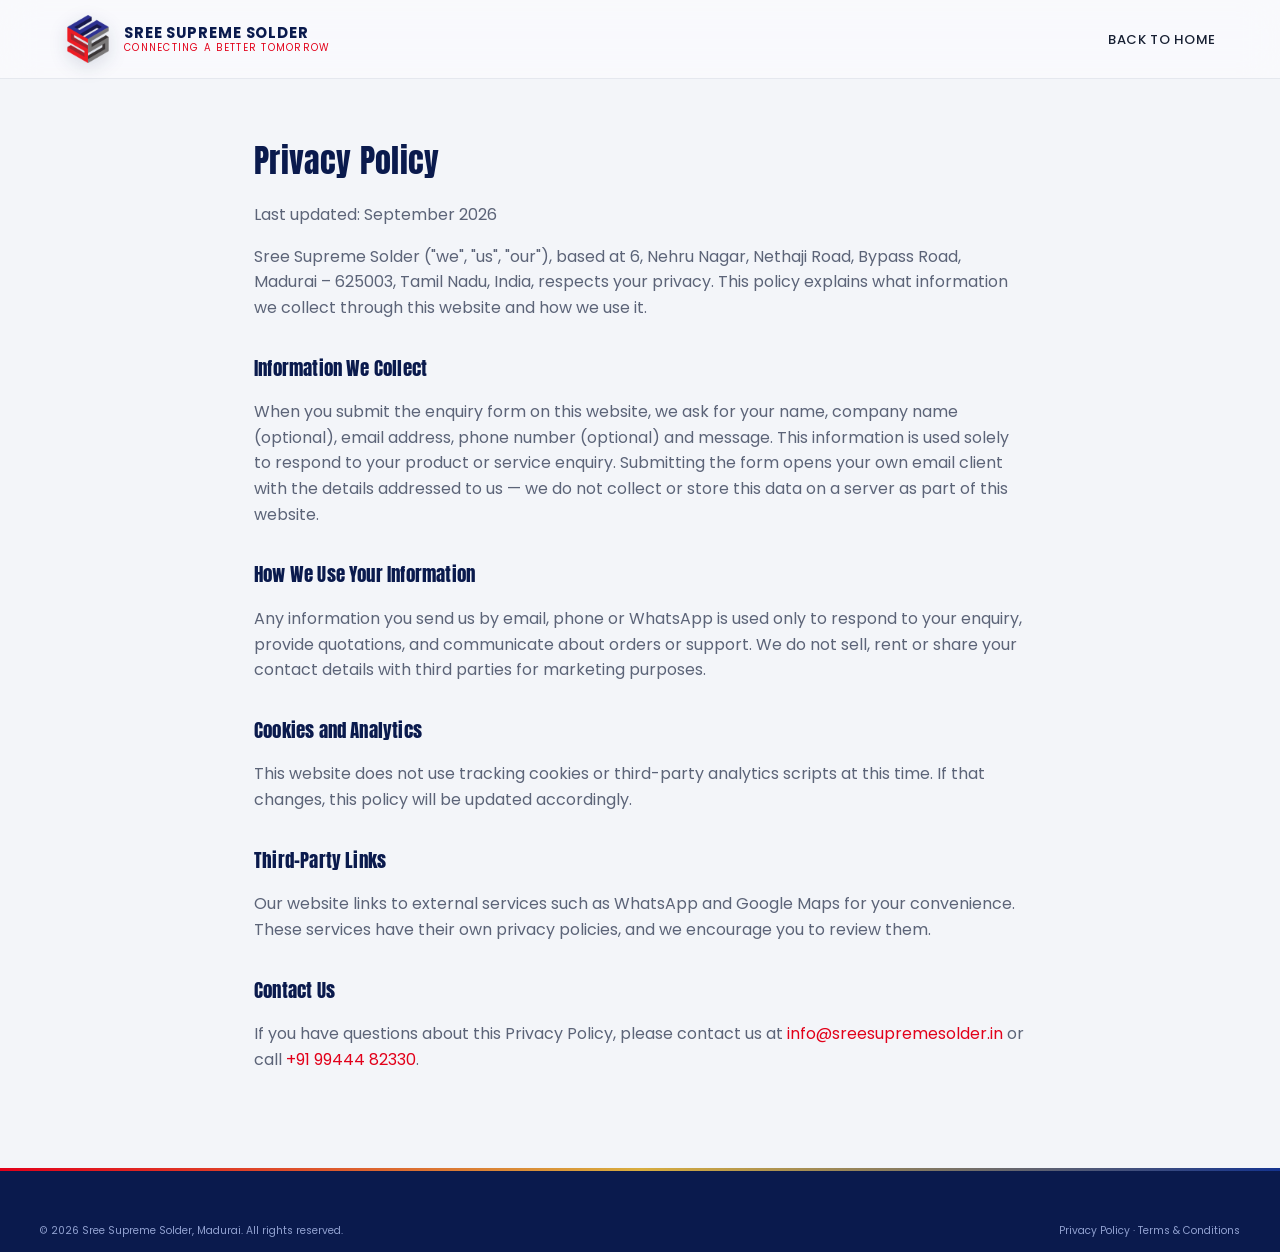
<file: privacy.html>
<!DOCTYPE html>
<html lang="en">
<head>
<meta charset="UTF-8">
<meta name="viewport" content="width=device-width, initial-scale=1.0">
<title>Privacy Policy | Sree Supreme Solder</title>
<meta name="description" content="Privacy Policy for Sree Supreme Solder, Madurai — how we handle enquiry and contact information submitted through our website.">
<meta name="robots" content="noindex">
<link rel="icon" type="image/png" href="assets/img/logo.png">
<link rel="preconnect" href="https://fonts.googleapis.com">
<link href="https://fonts.googleapis.com/css2?family=Anton&family=Poppins:wght@400;500;600;700;800&display=swap" rel="stylesheet">
<link rel="stylesheet" href="style.css">
</head>
<body>
<a class="skip-link" href="#main-content">Skip to main content</a>
<header id="header" class="site-header">
  <div class="wrap header-inner">
    <a href="index.html" class="brand" aria-label="Sree Supreme Solder home">
      <img src="assets/img/logo.png" alt="Sree Supreme Solder logo" width="46" height="46">
      <span class="brand-text">
        <strong>SREE SUPREME SOLDER</strong>
        <em>Connecting a Better Tomorrow</em>
      </span>
    </a>
    <nav class="site-nav" aria-label="Primary">
      <ul><li><a href="index.html" class="nav-link">Back to Home</a></li></ul>
    </nav>
  </div>
</header>

<main id="main-content" class="legal-page">
  <div class="wrap">
    <h1>Privacy Policy</h1>
    <p class="muted">Last updated: September 2026</p>

    <p>Sree Supreme Solder ("we", "us", "our"), based at 6, Nehru Nagar, Nethaji Road, Bypass Road, Madurai &ndash; 625003, Tamil Nadu, India, respects your privacy. This policy explains what information we collect through this website and how we use it.</p>

    <h2>Information We Collect</h2>
    <p>When you submit the enquiry form on this website, we ask for your name, company name (optional), email address, phone number (optional) and message. This information is used solely to respond to your product or service enquiry. Submitting the form opens your own email client with the details addressed to us &mdash; we do not collect or store this data on a server as part of this website.</p>

    <h2>How We Use Your Information</h2>
    <p>Any information you send us by email, phone or WhatsApp is used only to respond to your enquiry, provide quotations, and communicate about orders or support. We do not sell, rent or share your contact details with third parties for marketing purposes.</p>

    <h2>Cookies and Analytics</h2>
    <p>This website does not use tracking cookies or third-party analytics scripts at this time. If that changes, this policy will be updated accordingly.</p>

    <h2>Third-Party Links</h2>
    <p>Our website links to external services such as WhatsApp and Google Maps for your convenience. These services have their own privacy policies, and we encourage you to review them.</p>

    <h2>Contact Us</h2>
    <p>If you have questions about this Privacy Policy, please contact us at <a href="mailto:info@sreesupremesolder.in">info@sreesupremesolder.in</a> or call <a href="tel:+919944482330">+91 99444 82330</a>.</p>
  </div>
</main>

<footer id="footer" class="site-footer">
  <div class="wrap footer-bottom">
    <span>&copy; <span id="year"></span> Sree Supreme Solder, Madurai. All rights reserved.</span>
    <span class="footer-legal"><a href="privacy.html">Privacy Policy</a> &middot; <a href="terms.html">Terms &amp; Conditions</a></span>
  </div>
</footer>
<script>document.getElementById('year').textContent = new Date().getFullYear();</script>
</body>
</html>
</file>
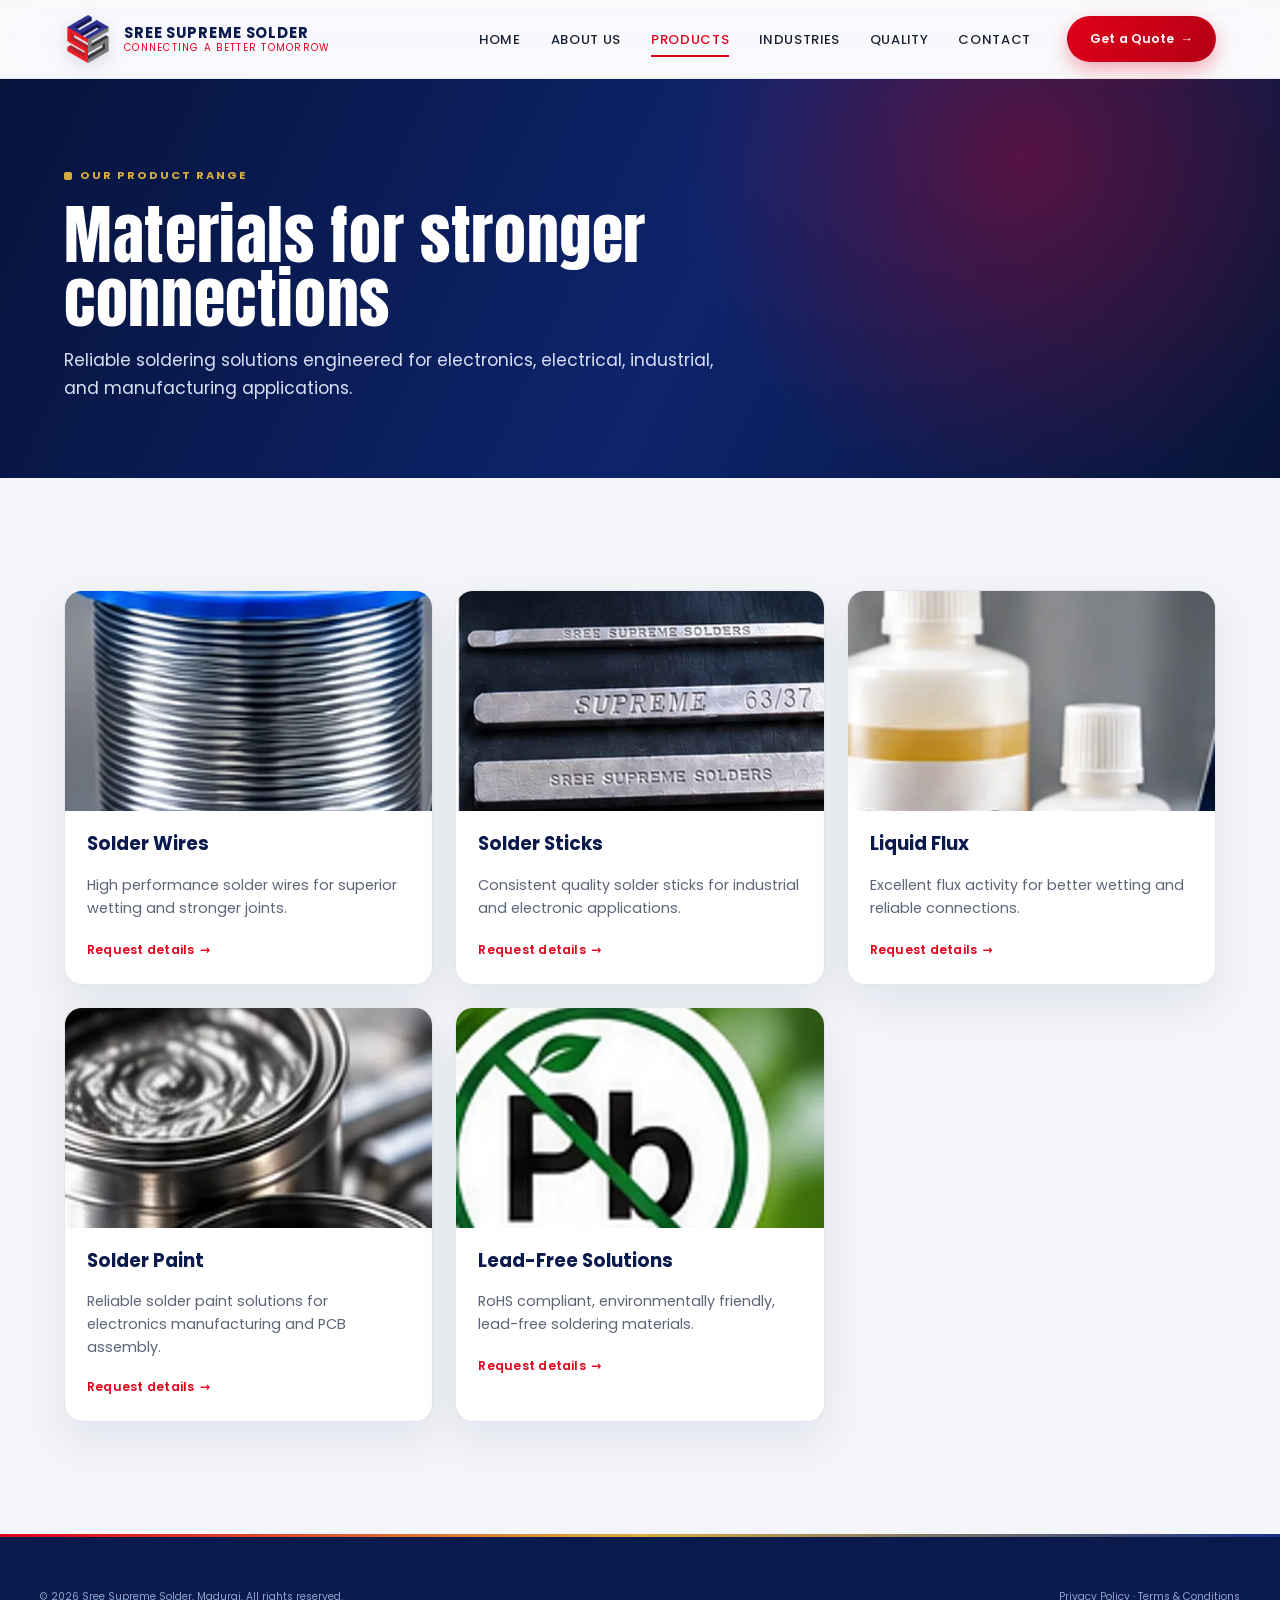
<file: products.html>
<!doctype html><html lang="en"><head><meta charset="utf-8"><meta name="viewport" content="width=device-width,initial-scale=1"><title>Products | Sree Supreme Solder</title><link rel="icon" href="assets/img/logo.png"><link rel="stylesheet" href="https://fonts.googleapis.com/css2?family=Anton&family=Poppins:wght@400;500;600;700;800&display=swap"><link rel="stylesheet" href="style.css"></head><body class="inner-page"><header id="header" class="site-header"><div class="wrap header-inner"><a href="index.html" class="brand"><img src="assets/img/logo.png" alt="Sree Supreme Solder logo"><span class="brand-text"><strong>SREE SUPREME SOLDER</strong><em>Connecting a Better Tomorrow</em></span></a><nav id="nav" class="site-nav"><ul><li><a href="index.html" class="nav-link">Home</a></li><li><a href="about.html" class="nav-link">About Us</a></li><li><a href="products.html" class="nav-link active">Products</a></li><li><a href="industries.html" class="nav-link">Industries</a></li><li><a href="quality.html" class="nav-link">Quality</a></li><li><a href="contact.html" class="nav-link">Contact</a></li></ul></nav><a href="contact.html" class="btn btn-primary nav-cta">Get a Quote <span>&rarr;</span></a><button id="menuBtn" class="menu-btn" aria-label="Toggle navigation menu" aria-expanded="false"><span></span><span></span><span></span></button></div></header><main><section class="inner-hero"><div class="wrap"><span class="tag tag-light">Our Product Range</span><h1>Materials for stronger connections</h1><p>Reliable soldering solutions engineered for electronics, electrical, industrial, and manufacturing applications.</p></div></section><section class="section"><div class="wrap"><div class="product-page-grid"><article class="product-feature"><img src="assets/img/product-wire.webp" alt="Solder wire"><h3>Solder Wires</h3><p>High performance solder wires for superior wetting and stronger joints.</p><a href="contact.html" class="view-product">Request details <span>&rarr;</span></a></article><article class="product-feature"><img src="assets/img/product-sticks.webp" alt="Solder sticks"><h3>Solder Sticks</h3><p>Consistent quality solder sticks for industrial and electronic applications.</p><a href="contact.html" class="view-product">Request details <span>&rarr;</span></a></article><article class="product-feature"><img src="assets/img/product-flux.webp" alt="Liquid flux"><h3>Liquid Flux</h3><p>Excellent flux activity for better wetting and reliable connections.</p><a href="contact.html" class="view-product">Request details <span>&rarr;</span></a></article><article class="product-feature"><img src="assets/img/product-paint.webp" alt="Solder paint"><h3>Solder Paint</h3><p>Reliable solder paint solutions for electronics manufacturing and PCB assembly.</p><a href="contact.html" class="view-product">Request details <span>&rarr;</span></a></article><article class="product-feature leadfree-page-card"><img src="assets/img/product-leadfree.webp" alt="Lead-free soldering"><h3>Lead-Free Solutions</h3><p>RoHS compliant, environmentally friendly, lead-free soldering materials.</p><a href="contact.html" class="view-product">Request details <span>&rarr;</span></a></article></div></div></section></main><footer class="site-footer"><div class="wrap footer-bottom"><span>&copy; 2026 Sree Supreme Solder, Madurai. All rights reserved.</span><span class="footer-legal"><a href="privacy.html">Privacy Policy</a> · <a href="terms.html">Terms &amp; Conditions</a></span></div></footer><script src="script.js"></script></body></html>
</file>
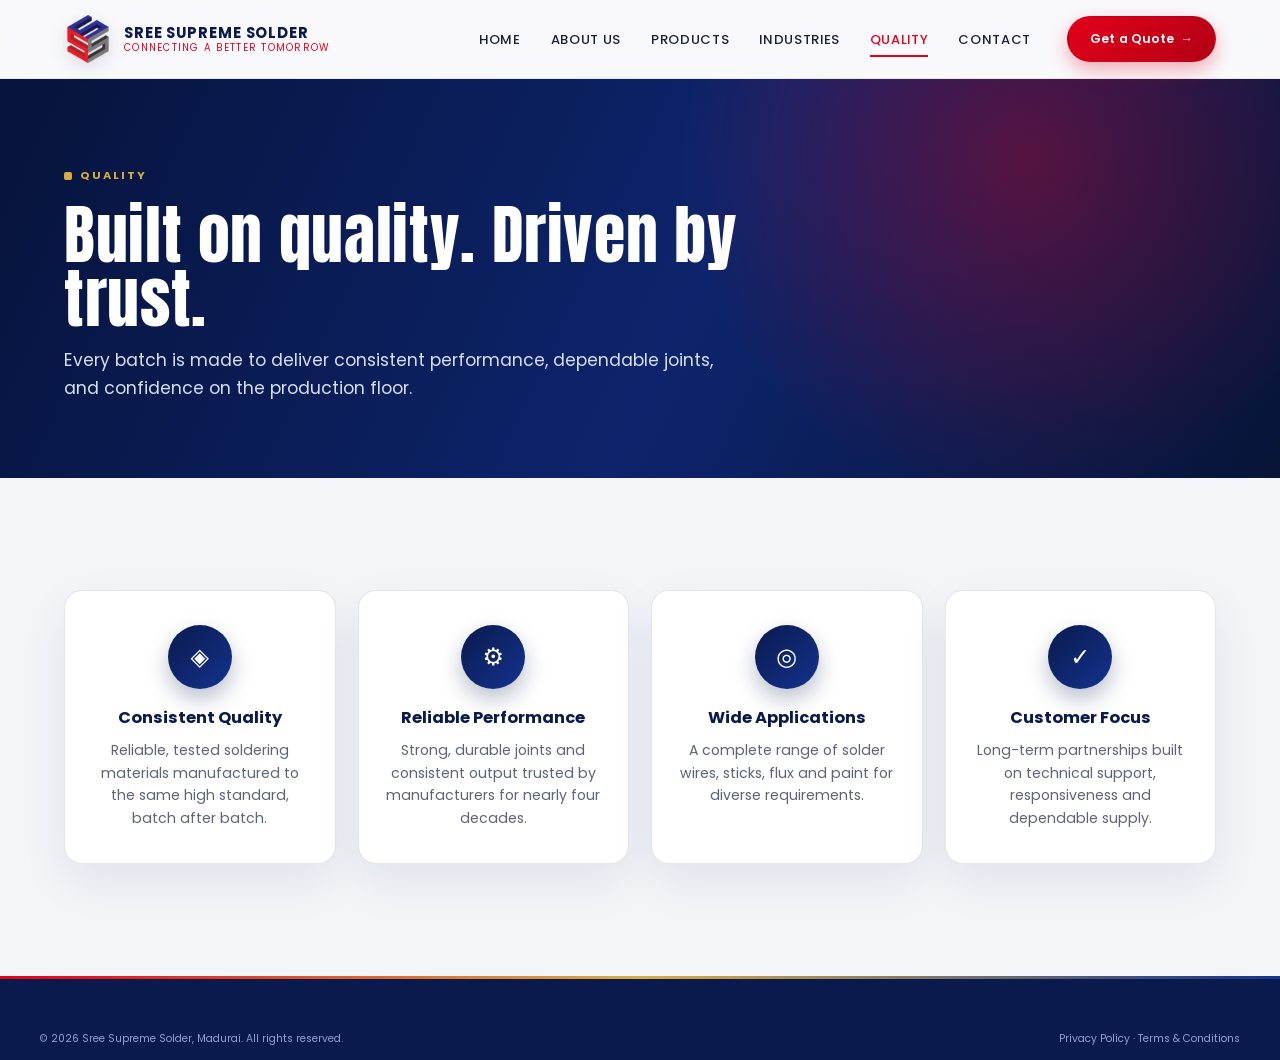
<file: quality.html>
<!doctype html><html lang="en"><head><meta charset="utf-8"><meta name="viewport" content="width=device-width,initial-scale=1"><title>Quality | Sree Supreme Solder</title><link rel="icon" href="assets/img/logo.png"><link rel="stylesheet" href="https://fonts.googleapis.com/css2?family=Anton&family=Poppins:wght@400;500;600;700;800&display=swap"><link rel="stylesheet" href="style.css"></head><body class="inner-page"><header id="header" class="site-header"><div class="wrap header-inner"><a href="index.html" class="brand"><img src="assets/img/logo.png" alt="Sree Supreme Solder logo"><span class="brand-text"><strong>SREE SUPREME SOLDER</strong><em>Connecting a Better Tomorrow</em></span></a><nav id="nav" class="site-nav"><ul><li><a href="index.html" class="nav-link">Home</a></li><li><a href="about.html" class="nav-link">About Us</a></li><li><a href="products.html" class="nav-link">Products</a></li><li><a href="industries.html" class="nav-link">Industries</a></li><li><a href="quality.html" class="nav-link active">Quality</a></li><li><a href="contact.html" class="nav-link">Contact</a></li></ul></nav><a href="contact.html" class="btn btn-primary nav-cta">Get a Quote <span>&rarr;</span></a><button id="menuBtn" class="menu-btn" aria-label="Toggle navigation menu" aria-expanded="false"><span></span><span></span><span></span></button></div></header><main><section class="inner-hero"><div class="wrap"><span class="tag tag-light">Quality</span><h1>Built on quality. Driven by trust.</h1><p>Every batch is made to deliver consistent performance, dependable joints, and confidence on the production floor.</p></div></section><section class="section"><div class="wrap"><div class="why-grid"><div class="why-card"><div class="why-icon">◈</div><h3>Consistent Quality</h3><p>Reliable, tested soldering materials manufactured to the same high standard, batch after batch.</p></div><div class="why-card"><div class="why-icon">⚙</div><h3>Reliable Performance</h3><p>Strong, durable joints and consistent output trusted by manufacturers for nearly four decades.</p></div><div class="why-card"><div class="why-icon">◎</div><h3>Wide Applications</h3><p>A complete range of solder wires, sticks, flux and paint for diverse requirements.</p></div><div class="why-card"><div class="why-icon">✓</div><h3>Customer Focus</h3><p>Long-term partnerships built on technical support, responsiveness and dependable supply.</p></div></div></div></section></main><footer class="site-footer"><div class="wrap footer-bottom"><span>&copy; 2026 Sree Supreme Solder, Madurai. All rights reserved.</span><span class="footer-legal"><a href="privacy.html">Privacy Policy</a> · <a href="terms.html">Terms &amp; Conditions</a></span></div></footer><script src="script.js"></script></body></html>
</file>
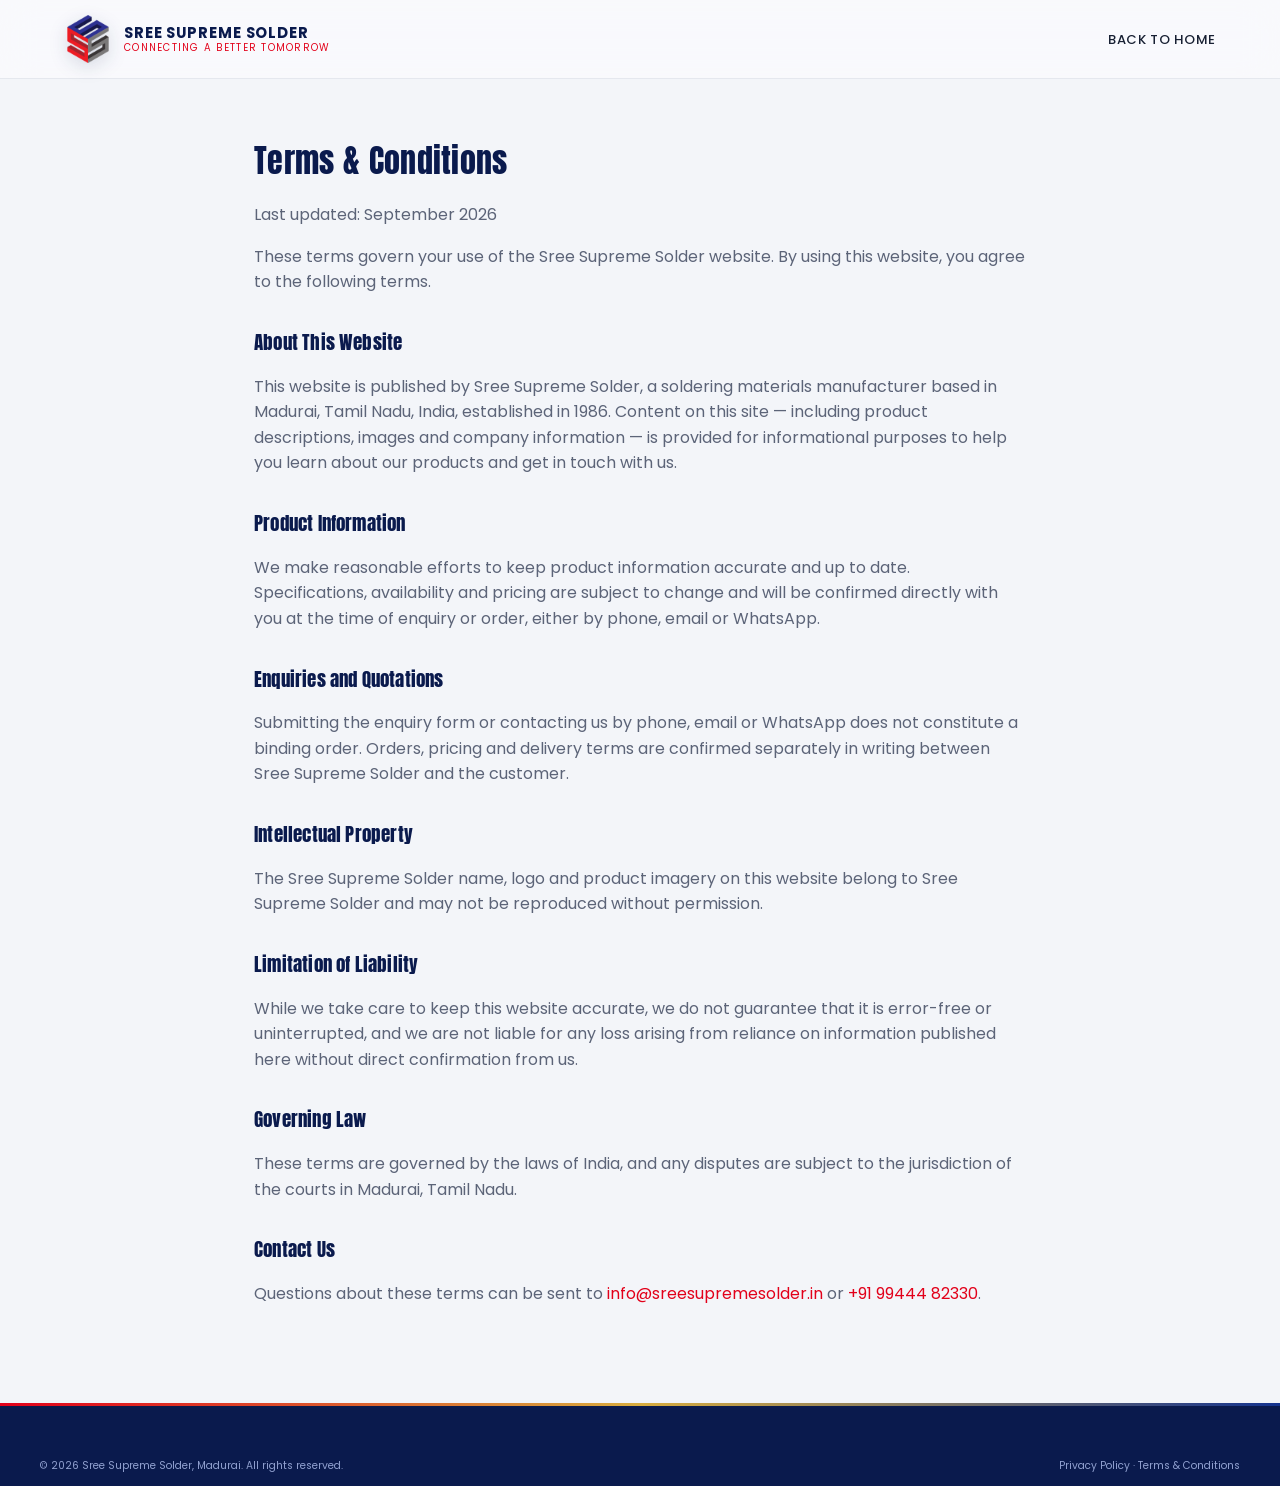
<file: terms.html>
<!DOCTYPE html>
<html lang="en">
<head>
<meta charset="UTF-8">
<meta name="viewport" content="width=device-width, initial-scale=1.0">
<title>Terms &amp; Conditions | Sree Supreme Solder</title>
<meta name="description" content="Terms and Conditions for using the Sree Supreme Solder website, Madurai.">
<meta name="robots" content="noindex">
<link rel="icon" type="image/png" href="assets/img/logo.png">
<link rel="preconnect" href="https://fonts.googleapis.com">
<link href="https://fonts.googleapis.com/css2?family=Anton&family=Poppins:wght@400;500;600;700;800&display=swap" rel="stylesheet">
<link rel="stylesheet" href="style.css">
</head>
<body>
<a class="skip-link" href="#main-content">Skip to main content</a>
<header id="header" class="site-header">
  <div class="wrap header-inner">
    <a href="index.html" class="brand" aria-label="Sree Supreme Solder home">
      <img src="assets/img/logo.png" alt="Sree Supreme Solder logo" width="46" height="46">
      <span class="brand-text">
        <strong>SREE SUPREME SOLDER</strong>
        <em>Connecting a Better Tomorrow</em>
      </span>
    </a>
    <nav class="site-nav" aria-label="Primary">
      <ul><li><a href="index.html" class="nav-link">Back to Home</a></li></ul>
    </nav>
  </div>
</header>

<main id="main-content" class="legal-page">
  <div class="wrap">
    <h1>Terms &amp; Conditions</h1>
    <p class="muted">Last updated: September 2026</p>

    <p>These terms govern your use of the Sree Supreme Solder website. By using this website, you agree to the following terms.</p>

    <h2>About This Website</h2>
    <p>This website is published by Sree Supreme Solder, a soldering materials manufacturer based in Madurai, Tamil Nadu, India, established in 1986. Content on this site &mdash; including product descriptions, images and company information &mdash; is provided for informational purposes to help you learn about our products and get in touch with us.</p>

    <h2>Product Information</h2>
    <p>We make reasonable efforts to keep product information accurate and up to date. Specifications, availability and pricing are subject to change and will be confirmed directly with you at the time of enquiry or order, either by phone, email or WhatsApp.</p>

    <h2>Enquiries and Quotations</h2>
    <p>Submitting the enquiry form or contacting us by phone, email or WhatsApp does not constitute a binding order. Orders, pricing and delivery terms are confirmed separately in writing between Sree Supreme Solder and the customer.</p>

    <h2>Intellectual Property</h2>
    <p>The Sree Supreme Solder name, logo and product imagery on this website belong to Sree Supreme Solder and may not be reproduced without permission.</p>

    <h2>Limitation of Liability</h2>
    <p>While we take care to keep this website accurate, we do not guarantee that it is error-free or uninterrupted, and we are not liable for any loss arising from reliance on information published here without direct confirmation from us.</p>

    <h2>Governing Law</h2>
    <p>These terms are governed by the laws of India, and any disputes are subject to the jurisdiction of the courts in Madurai, Tamil Nadu.</p>

    <h2>Contact Us</h2>
    <p>Questions about these terms can be sent to <a href="mailto:info@sreesupremesolder.in">info@sreesupremesolder.in</a> or <a href="tel:+919944482330">+91 99444 82330</a>.</p>
  </div>
</main>

<footer id="footer" class="site-footer">
  <div class="wrap footer-bottom">
    <span>&copy; <span id="year"></span> Sree Supreme Solder, Madurai. All rights reserved.</span>
    <span class="footer-legal"><a href="privacy.html">Privacy Policy</a> &middot; <a href="terms.html">Terms &amp; Conditions</a></span>
  </div>
</footer>
<script>document.getElementById('year').textContent = new Date().getFullYear();</script>
</body>
</html>
</file>
<file: style.css>
:root {
  --navy: #0a1a4d;
  --navy-2: #0f2470;
  --royal: #14338f;
  --red: #e2001a;
  --red-2: #b30014;
  --gold: #d8ad3f;
  --silver: #8b93a6;
  --ink: #1c2333;
  --muted: #5c6478;
  --bg: #f6f7fb;
  --card: #ffffff;
  --border: #e6e8f0;
  --radius: 14px;
  --shadow: 0 10px 30px rgba(10, 26, 77, 0.08);
  --shadow-lg: 0 20px 50px rgba(10, 26, 77, 0.18);
  --shadow-glow: 0 18px 40px rgba(10, 26, 77, 0.14), 0 0 0 1px rgba(10, 26, 77, 0.04);
  --ease: cubic-bezier(0.22, 1, 0.36, 1);
  --focus: #ffb400;
  font-size: 16px;
}

* { box-sizing: border-box; }
html { scroll-behavior: smooth; }

body {
  margin: 0;
  font-family: 'Poppins', system-ui, sans-serif;
  color: var(--ink);
  background: var(--bg);
  line-height: 1.6;
}

/* Premium scrollbar */
::-webkit-scrollbar { width: 11px; }
::-webkit-scrollbar-track { background: var(--bg); }
::-webkit-scrollbar-thumb {
  background: linear-gradient(180deg, var(--royal), var(--navy));
  border-radius: 999px;
  border: 2px solid var(--bg);
}
::-webkit-scrollbar-thumb:hover { background: linear-gradient(180deg, var(--red), var(--red-2)); }
html { scrollbar-color: var(--navy) var(--bg); }

/* Subtle grain texture for dark premium sections */
.grain { position: relative; }
.grain::before {
  content: "";
  position: absolute;
  inset: 0;
  pointer-events: none;
  z-index: 1;
  opacity: 0.05;
  mix-blend-mode: overlay;
  background-image: url("data:image/svg+xml,%3Csvg xmlns='http://www.w3.org/2000/svg' width='120' height='120'%3E%3Cfilter id='n'%3E%3CfeTurbulence type='fractalNoise' baseFrequency='0.9' numOctaves='2' stitchTiles='stitch'/%3E%3C/filter%3E%3Crect width='100%25' height='100%25' filter='url(%23n)'/%3E%3C/svg%3E");
}

/* Scroll-reveal */
.reveal { opacity: 0; transform: translateY(26px); transition: opacity 0.7s var(--ease), transform 0.7s var(--ease); }
.reveal.is-visible { opacity: 1; transform: translateY(0); }
@media (prefers-reduced-motion: reduce) {
  .reveal { opacity: 1; transform: none; transition: none; }
}

h1, h2 {
  font-family: 'Anton', 'Poppins', sans-serif;
  font-weight: 400;
  letter-spacing: 0.01em;
}

h3, h4, .brand-text strong, .btn, .footer-brand strong {
  font-family: 'Poppins', sans-serif;
  font-weight: 700;
}

.hero-script, .journey-script {
  font-family: 'Pacifico', cursive;
}

img { max-width: 100%; display: block; }
a { color: inherit; text-decoration: none; }
ul, ol { list-style: none; margin: 0; padding: 0; }

.wrap {
  max-width: 1200px;
  margin: 0 auto;
  padding: 0 24px;
}

/* Accessibility */
.skip-link {
  position: absolute;
  left: -999px;
  top: 0;
  background: var(--red);
  color: #fff;
  padding: 12px 20px;
  z-index: 1000;
  border-radius: 0 0 8px 0;
  font-weight: 600;
}
.skip-link:focus { left: 0; }

a:focus-visible,
button:focus-visible,
input:focus-visible,
textarea:focus-visible {
  outline: 3px solid var(--focus);
  outline-offset: 2px;
  border-radius: 4px;
}

/* Header */
.site-header {
  position: sticky;
  top: 0;
  z-index: 100;
  background: rgba(255, 255, 255, 0.96);
  backdrop-filter: blur(8px);
  border-bottom: 1px solid var(--border);
  box-shadow: 0 0 0 rgba(10,26,77,0);
  transition: box-shadow 0.35s var(--ease), border-color 0.35s var(--ease);
}
.site-header.scrolled { box-shadow: 0 12px 30px rgba(10,26,77,0.1); border-bottom-color: transparent; }
.header-inner {
  display: flex;
  align-items: center;
  gap: 24px;
  padding-top: 12px;
  padding-bottom: 12px;
}
.brand { display: flex; align-items: center; gap: 10px; margin-right: auto; }
.brand img { width: 44px; height: 44px; }
.brand-text { display: flex; flex-direction: column; line-height: 1.2; }
.brand-text strong { font-size: 1.05rem; color: var(--navy); letter-spacing: 0.01em; }
.brand-text em { font-style: normal; font-size: 0.68rem; color: var(--red); letter-spacing: 0.06em; text-transform: uppercase; }

.site-nav ul { display: flex; gap: 28px; }
.nav-link { font-weight: 500; font-size: 0.94rem; color: var(--ink); position: relative; padding: 4px 0; }
.nav-link:hover, .nav-link.active { color: var(--red); }
.nav-link.active::after {
  content: "";
  position: absolute;
  left: 0; right: 0; bottom: -4px;
  height: 2px;
  background: var(--red);
}

.nav-cta { white-space: nowrap; margin-left: 12px; }

.menu-btn {
  display: none;
  flex-direction: column;
  justify-content: center;
  gap: 5px;
  width: 40px;
  height: 40px;
  background: none;
  border: none;
  cursor: pointer;
}
.menu-btn span {
  display: block;
  width: 22px;
  height: 2px;
  background: var(--navy);
  transition: transform 0.2s ease, opacity 0.2s ease;
}
.menu-btn[aria-expanded="true"] span:nth-child(1) { transform: translateY(7px) rotate(45deg); }
.menu-btn[aria-expanded="true"] span:nth-child(2) { opacity: 0; }
.menu-btn[aria-expanded="true"] span:nth-child(3) { transform: translateY(-7px) rotate(-45deg); }

/* Buttons */
.btn {
  position: relative;
  overflow: hidden;
  isolation: isolate;
  display: inline-flex;
  align-items: center;
  gap: 6px;
  justify-content: center;
  padding: 13px 28px;
  border-radius: 999px;
  font-weight: 600;
  font-size: 0.92rem;
  letter-spacing: 0.01em;
  border: 2px solid transparent;
  cursor: pointer;
  transition: transform 0.3s var(--ease), box-shadow 0.3s var(--ease), background 0.3s var(--ease);
}
.btn::before {
  content: "";
  position: absolute;
  inset: 0;
  z-index: -1;
  background: linear-gradient(115deg, transparent 20%, rgba(255,255,255,0.35) 50%, transparent 80%);
  transform: translateX(-120%);
  transition: transform 0.7s var(--ease);
}
.btn:hover::before { transform: translateX(120%); }
.btn-primary {
  background: linear-gradient(135deg, var(--red), var(--red-2));
  color: #fff;
  box-shadow: 0 8px 20px rgba(226, 0, 26, 0.32);
}
.btn-primary:hover { transform: translateY(-3px); box-shadow: 0 16px 32px rgba(226, 0, 26, 0.42); }
.btn-primary:active { transform: translateY(-1px); }
.btn-outline { border-color: rgba(255,255,255,0.55); color: #fff; backdrop-filter: blur(4px); }
.btn-outline:hover { background: rgba(255,255,255,0.14); border-color: #fff; transform: translateY(-3px); }
.btn-outline-dark { border-color: var(--navy); color: var(--navy); }
.btn-outline-dark:hover { background: var(--navy); color: #fff; transform: translateY(-3px); box-shadow: 0 14px 28px rgba(10,26,77,0.28); }
.btn-white { background: #fff; color: var(--red-2); }
.btn-white:hover { transform: translateY(-3px); box-shadow: 0 16px 32px rgba(0,0,0,0.24); }
.btn-whatsapp { background: #25D366; color: #fff; }
.btn-whatsapp:hover { transform: translateY(-3px); box-shadow: 0 16px 32px rgba(37,211,102,0.45); }
.btn.full { width: 100%; }

/* Hero */
.hero { position: relative; overflow: hidden; color: #fff; }
.hero-bg {
  position: absolute;
  inset: 0;
  background:
    radial-gradient(circle at 88% 15%, rgba(226,0,26,0.32), transparent 42%),
    radial-gradient(circle at 8% 92%, rgba(216,173,63,0.22), transparent 40%),
    linear-gradient(120deg, var(--navy) 0%, var(--royal) 55%, #071238 100%);
  z-index: -1;
}
.hero-bg::after {
  content: "";
  position: absolute;
  inset: 0;
  background-image:
    linear-gradient(rgba(255,255,255,0.06) 1px, transparent 1px),
    linear-gradient(90deg, rgba(255,255,255,0.06) 1px, transparent 1px);
  background-size: 42px 42px;
  mask-image: radial-gradient(circle at 78% 35%, black, transparent 68%);
}
.hero-inner {
  position: relative;
  z-index: 2;
  padding-top: 64px;
  padding-bottom: 64px;
  min-height: 560px;
  display: flex;
  align-items: center;
}
.hero-copy { max-width: 640px; }
.eyebrow {
  display: flex;
  align-items: center;
  gap: 10px;
  font-size: 0.8rem;
  letter-spacing: 0.12em;
  text-transform: uppercase;
  color: var(--gold);
  font-weight: 600;
  margin: 0 0 16px;
}
.eyebrow::after { content: ""; width: 40px; height: 2px; background: var(--red); display: inline-block; }
.hero h1 {
  font-size: clamp(2.1rem, 4vw, 3.15rem);
  line-height: 1.14;
  margin: 0 0 18px;
  font-weight: 400;
  text-transform: uppercase;
  letter-spacing: 0.01em;
}
.hero h1 span { color: #ffcf4d; display: block; }
.hero .lead { color: #c3cae3; max-width: 540px; margin: 0 0 30px; font-size: 1.05rem; }
.hero-actions { display: flex; gap: 14px; margin-bottom: 34px; flex-wrap: wrap; }
.hero-badges {
  display: flex; flex-wrap: wrap; gap: 10px 12px;
  font-size: 0.86rem; color: #cfd6ee;
  border-top: 1px solid rgba(255,255,255,0.14);
  padding-top: 22px;
}
.hero-badges li {
  display: flex; align-items: center; gap: 8px;
  padding: 8px 14px;
  background: rgba(255,255,255,0.06);
  border: 1px solid rgba(255,255,255,0.14);
  border-radius: 999px;
  backdrop-filter: blur(6px);
  transition: background 0.3s var(--ease), transform 0.3s var(--ease);
}
.hero-badges li:hover { background: rgba(255,255,255,0.12); transform: translateY(-2px); }

/* Full-bleed hero photo, right side, matching brochure hero layout */
.hero-photo {
  position: absolute;
  top: 0;
  right: 0;
  bottom: 0;
  width: 58%;
  height: 100%;
  object-fit: cover;
  object-position: 100% center;
  z-index: 0;
  -webkit-mask-image: linear-gradient(90deg, transparent, black 22%);
  mask-image: linear-gradient(90deg, transparent, black 22%);
}
.hero-script {
  position: absolute;
  bottom: 64px;
  right: 6%;
  z-index: 2;
  margin: 0;
  color: #fff;
  font-size: 1.5rem;
  text-align: right;
  max-width: 260px;
  text-shadow: 0 4px 18px rgba(0,0,0,0.45);
}

@media (max-width: 1024px) {
  .hero-photo { width: 100%; opacity: 0.28; object-position: center; }
  .hero-script { display: none; }
}

/* Sections */
.section { padding: 84px 0; }
.section.alt { background: #eef1fa; }
.section-head { max-width: 760px; margin: 0 auto 44px; text-align: center; }
.tag {
  display: inline-block;
  color: var(--red);
  font-weight: 700;
  font-size: 0.8rem;
  letter-spacing: 0.1em;
  text-transform: uppercase;
  margin-bottom: 10px;
  position: relative;
  padding-left: 16px;
}
.tag::before {
  content: "";
  position: absolute;
  left: 0; top: 50%;
  transform: translateY(-50%);
  width: 8px; height: 8px;
  background: var(--red);
  border-radius: 2px;
}
.tag-light { color: var(--gold); }
.tag-light::before { background: var(--gold); }
.section h2 { font-size: clamp(1.6rem, 3vw, 2.2rem); color: var(--navy); margin: 0 0 12px; font-weight: 400; text-transform: uppercase; letter-spacing: 0.01em; }
.muted { color: var(--muted); }

/* Products — compact horizontal strip, matching brochure layout */
.sr-only {
  position: absolute;
  width: 1px; height: 1px;
  padding: 0; margin: -1px;
  overflow: hidden;
  clip: rect(0,0,0,0);
  white-space: nowrap;
  border: 0;
}
.products-section { padding-top: 56px; padding-bottom: 0; }
.section-head-row { display: flex; align-items: baseline; gap: 16px; flex-wrap: wrap; margin-bottom: 24px; }
.section-head-row .muted { font-size: 0.95rem; margin: 0; }

.product-strip { display: grid; grid-template-columns: repeat(5, 1fr); gap: 14px; align-items: stretch; }
.product-tile {
  background: var(--card);
  border: 1px solid var(--border);
  border-radius: 10px;
  overflow: hidden;
  box-shadow: var(--shadow);
  transition: transform 0.4s var(--ease), box-shadow 0.4s var(--ease), border-color 0.4s var(--ease);
  display: flex;
  flex-direction: column;
}
.product-tile:hover {
  transform: translateY(-6px);
  box-shadow: var(--shadow-glow), 0 0 0 1px rgba(226,0,26,0.08);
  border-color: rgba(226,0,26,0.25);
}
.product-tile .img-wrap { overflow: hidden; }
.product-tile img { width: 100%; height: 130px; object-fit: cover; transition: transform 0.6s var(--ease); }
.product-tile:hover img { transform: scale(1.08); }
.product-tile-body { padding: 14px; display: flex; flex-direction: column; gap: 6px; flex: 1; }
.product-tile-body h3 { margin: 0; color: var(--navy); font-size: 0.94rem; }
.product-tile-body p { color: var(--muted); font-size: 0.78rem; margin: 0 0 4px; flex: 1; line-height: 1.45; }
.view-product { color: var(--red); font-weight: 600; font-size: 0.8rem; display: inline-flex; align-items: center; gap: 5px; transition: gap 0.25s var(--ease); }
.view-product span { transition: transform 0.25s var(--ease); }
.view-product:hover { text-decoration: underline; }
.view-product:hover span { transform: translateX(3px); }

/* Horizontal split layout for the four photo tiles, matching brochure card style */
@media (min-width: 1025px) {
  .product-tile:not(.leadfree-tile) { flex-direction: row; }
  .product-tile:not(.leadfree-tile) img { width: 42%; height: auto; flex-shrink: 0; }
  .product-tile:not(.leadfree-tile) .product-tile-body { padding: 12px; justify-content: center; }
}

.leadfree-tile {
  background: linear-gradient(180deg, #ffffff, #f2fbf5);
  border-color: rgba(46, 139, 87, 0.3);
  padding: 16px;
  gap: 10px;
}
.leadfree-tile-head { display: flex; align-items: center; gap: 10px; }
.leadfree-tile-head img { width: 48px; height: 48px; object-fit: cover; border-radius: 50%; flex-shrink: 0; }
.leadfree-tile-head h3 { margin: 0; color: var(--navy); font-size: 0.95rem; }
.leadfree-tile-head p { margin: 2px 0 0; color: var(--muted); font-size: 0.78rem; }
.leadfree-tile-list { display: flex; flex-direction: column; gap: 6px; margin: 4px 0; }
.leadfree-tile-list li { font-size: 0.8rem; color: var(--ink); display: flex; align-items: center; gap: 6px; }
.leadfree-tile-list li::before { content: "\2713"; color: #2e8b57; font-weight: 800; }

/* Industries strip — slim single row, matching brochure layout */
.industries-strip { background: #fff; padding: 40px 0; border-bottom: 1px solid var(--border); }
.industries-strip-inner .section-head-row { margin-bottom: 20px; }
.industry-row { display: flex; justify-content: space-between; gap: 12px; flex-wrap: wrap; }
.industry-row li {
  flex: 1 1 0;
  min-width: 90px;
  display: flex;
  flex-direction: column;
  align-items: center;
  text-align: center;
  gap: 10px;
}
.industry-row-icon {
  width: 46px; height: 46px;
  border-radius: 50%;
  background: linear-gradient(135deg, var(--navy), var(--royal));
  color: #fff;
  display: flex; align-items: center; justify-content: center;
  font-size: 1.1rem;
  box-shadow: 0 8px 18px rgba(10,26,77,0.2);
  transition: transform 0.35s var(--ease), box-shadow 0.35s var(--ease), background 0.35s var(--ease);
}
.industry-row li:hover .industry-row-icon {
  transform: translateY(-4px) scale(1.08);
  background: linear-gradient(135deg, var(--red), var(--red-2));
  box-shadow: 0 12px 24px rgba(226,0,26,0.32);
}
.industry-row li span:last-child { font-size: 0.68rem; font-weight: 700; color: var(--navy); text-transform: uppercase; letter-spacing: 0.01em; line-height: 1.35; }
.industries-caption { text-align: right; font-size: 0.78rem; color: var(--silver); text-transform: uppercase; letter-spacing: 0.05em; margin: 22px 0 0; }

.pill {
  display: inline-block;
  background: #2e8b57;
  color: #fff;
  font-size: 0.62rem;
  padding: 3px 9px;
  border-radius: 999px;
  vertical-align: middle;
  margin-left: 6px;
  letter-spacing: 0.04em;
}

/* Journey / About banner — dark navy, full-bleed Madurai photo, matching hero treatment */
.journey-banner {
  position: relative;
  overflow: hidden;
  color: #fff;
  background: linear-gradient(120deg, var(--navy) 0%, var(--royal) 55%, #071238 100%);
  min-height: 360px;
  display: flex;
  align-items: center;
}
.journey-photo {
  position: absolute;
  top: 0; right: 0; bottom: 0;
  width: 46%;
  height: 100%;
  object-fit: cover;
  object-position: center;
  z-index: 0;
  -webkit-mask-image: linear-gradient(100deg, transparent, black 25%);
  mask-image: linear-gradient(100deg, transparent, black 25%);
}
.journey-caption {
  position: absolute;
  top: 30px;
  right: 32px;
  z-index: 2;
  margin: 0;
  color: #fff;
  font-size: 0.78rem;
  font-weight: 700;
  letter-spacing: 0.04em;
  text-align: right;
  line-height: 1.5;
  border-right: 2px solid var(--red);
  padding-right: 12px;
}
.journey-script {
  position: absolute;
  bottom: 28px;
  right: 6%;
  z-index: 2;
  margin: 0;
  color: #fff;
  font-size: 1.3rem;
  text-align: right;
  max-width: 220px;
  text-shadow: 0 4px 18px rgba(0,0,0,0.45);
}
.journey-inner { position: relative; z-index: 2; padding: 56px 24px; }
.journey-copy { max-width: 620px; }
.journey-copy .tag { color: var(--gold); }
.journey-copy .tag::before { background: var(--gold); }
.journey-copy h2 { color: #fff; font-size: clamp(1.8rem, 3.4vw, 2.6rem); }
.journey-copy p { color: #c3cae3; margin: 0 0 26px; }

@media (max-width: 900px) {
  .journey-photo { width: 100%; opacity: 0.22; }
  .journey-caption, .journey-script { display: none; }
}

/* Why choose us */
.why-grid { display: grid; grid-template-columns: repeat(4, 1fr); gap: 20px; }
.why-card {
  position: relative;
  overflow: hidden;
  background: var(--card);
  border: 1px solid var(--border);
  border-radius: var(--radius);
  padding: 30px 22px;
  text-align: center;
  box-shadow: var(--shadow);
  transition: transform 0.4s var(--ease), box-shadow 0.4s var(--ease);
}
.why-card::before {
  content: "";
  position: absolute;
  top: 0; left: 0; right: 0;
  height: 3px;
  background: linear-gradient(90deg, var(--red), var(--gold));
  transform: scaleX(0);
  transform-origin: left;
  transition: transform 0.4s var(--ease);
}
.why-card:hover { transform: translateY(-6px); box-shadow: var(--shadow-glow); }
.why-card:hover::before { transform: scaleX(1); }
.why-icon {
  width: 58px; height: 58px;
  border-radius: 50%;
  display: flex; align-items: center; justify-content: center;
  font-size: 1.5rem;
  margin: 0 auto 16px;
  background: linear-gradient(135deg, var(--navy), var(--royal));
  color: #fff;
  box-shadow: 0 10px 22px rgba(10,26,77,0.28);
  transition: transform 0.4s var(--ease);
}
.why-card:hover .why-icon { transform: scale(1.1) rotate(-4deg); }
.why-card h3 { margin: 0 0 8px; color: var(--navy); font-size: 1.02rem; }
.why-card p { font-size: 0.88rem; color: var(--muted); margin: 0; }

/* CTA banner */
.cta-banner {
  background: linear-gradient(120deg, var(--red) 0%, var(--red-2) 100%);
  color: #fff;
  position: relative;
  overflow: hidden;
}
.cta-banner::after {
  content: "";
  position: absolute;
  inset: 0;
  background: linear-gradient(115deg, transparent 60%, rgba(10,26,77,0.35) 60%, rgba(10,26,77,0.35) 68%, transparent 68%);
}
.cta-inner {
  display: flex;
  justify-content: space-between;
  align-items: center;
  gap: 24px;
  flex-wrap: wrap;
  padding: 48px 24px;
  position: relative;
  z-index: 2;
}
.cta-inner h2 { color: #fff; margin: 0 0 8px; }
.cta-inner p { margin: 0; color: rgba(255,255,255,0.9); }
.cta-actions { display: flex; align-items: center; gap: 22px; flex-wrap: wrap; }
.cta-contact-links { display: flex; align-items: center; gap: 20px; flex-wrap: wrap; }
.cta-contact-links a {
  display: inline-flex;
  align-items: center;
  gap: 8px;
  color: #fff;
  font-weight: 600;
  font-size: 0.9rem;
}
.cta-contact-links a:hover { text-decoration: underline; }

/* Contact */
.contact-grid { display: grid; grid-template-columns: 1fr 1fr; gap: 48px; align-items: start; padding-top: 64px; }
.contact-info h3, .contact-form h3 { color: var(--navy); margin: 0 0 18px; }
.contact-list { display: grid; gap: 14px; margin: 0 0 22px; }
.contact-list li { display: flex; gap: 12px; align-items: flex-start; color: var(--ink); font-size: 0.94rem; }
.contact-list a:hover { color: var(--red); }
address { font-style: normal; }

.socials { display: flex; align-items: center; gap: 10px; flex-wrap: wrap; margin-bottom: 22px; }
.socials-label { font-size: 0.82rem; color: var(--muted); font-weight: 600; margin-right: 4px; }
.social-link {
  width: 36px; height: 36px;
  border: 1px solid var(--border);
  border-radius: 50%;
  display: flex; align-items: center; justify-content: center;
  font-size: 0.75rem;
  font-weight: 700;
  background: #fff;
  color: var(--navy);
  text-transform: uppercase;
  transition: transform 0.3s var(--ease), box-shadow 0.3s var(--ease), border-color 0.3s var(--ease), color 0.3s var(--ease);
}
.social-link:hover { border-color: var(--red); color: var(--red); transform: translateY(-3px); box-shadow: 0 10px 20px rgba(226,0,26,0.22); }

.map-embed { border-radius: var(--radius); overflow: hidden; box-shadow: var(--shadow); border: 1px solid var(--border); }
.map-embed iframe { width: 100%; height: 240px; border: 0; display: block; }

.contact-form {
  background: var(--card);
  border: 1px solid var(--border);
  border-radius: var(--radius);
  padding: 30px;
  box-shadow: var(--shadow-lg);
  display: grid;
  gap: 6px;
}
.contact-form label { font-size: 0.86rem; color: var(--muted); font-weight: 500; margin-top: 10px; }
.req { color: var(--red); }
.contact-form input, .contact-form textarea {
  border: 1px solid var(--border);
  border-radius: 10px;
  padding: 11px 14px;
  font-family: inherit;
  font-size: 0.92rem;
  resize: vertical;
  width: 100%;
}
.contact-form input:focus, .contact-form textarea:focus {
  outline: none;
  border-color: var(--red);
  box-shadow: 0 0 0 3px rgba(226,0,26,0.12);
}
.contact-form input:invalid[aria-invalid="true"],
.contact-form textarea:invalid[aria-invalid="true"] {
  border-color: var(--red);
}
.field-error {
  color: var(--red-2);
  font-size: 0.78rem;
  margin: 2px 0 0;
  min-height: 1em;
}
.contact-form button { margin-top: 16px; }
.form-note { font-size: 0.76rem; color: var(--silver); margin: 10px 0 0; text-align: center; }
.form-note.success { color: #2e8b57; font-weight: 600; }

/* Footer — compact single row, matching brochure layout */
.site-footer { position: relative; overflow: hidden; background: var(--navy); color: #cfd6ee; padding-top: 32px; }
.site-footer::after {
  content: "";
  position: absolute;
  top: 0; left: 0; right: 0;
  height: 3px;
  background: linear-gradient(90deg, var(--red), var(--gold), var(--royal));
  z-index: 2;
}
.footer-inner {
  position: relative;
  z-index: 2;
  display: flex;
  align-items: center;
  justify-content: space-between;
  gap: 24px;
  padding-bottom: 28px;
  border-bottom: 1px solid rgba(255,255,255,0.12);
  flex-wrap: wrap;
}
.footer-brand { display: flex; gap: 12px; align-items: center; }
.footer-brand img { width: 40px; height: 40px; }
.footer-brand strong { color: #fff; font-size: 0.98rem; display: block; }
.footer-brand em { font-style: normal; font-size: 0.7rem; color: #a9b2d1; }
.footer-nav { display: flex; flex-wrap: wrap; gap: 18px; font-size: 0.88rem; }
.footer-nav a:hover { color: #fff; }
.footer-right { display: flex; align-items: center; gap: 18px; flex-wrap: wrap; }
.footer-right .socials { margin: 0; }
.footer-right .social-link { background: rgba(255,255,255,0.08); border-color: rgba(255,255,255,0.18); color: #fff; }
.footer-tagline { margin: 0; font-size: 0.78rem; color: #a9b2d1; line-height: 1.5; text-align: right; }

.footer-bottom {
  position: relative;
  z-index: 2;
  display: flex; justify-content: space-between; gap: 12px;
  padding: 18px 0 24px;
  font-size: 0.8rem;
  color: #90a0cf;
  flex-wrap: wrap;
}
.footer-legal a { color: #90a0cf; }
.footer-legal a:hover { color: #fff; }

/* Legal pages */
.legal-page { padding: 56px 0 80px; max-width: 820px; margin: 0 auto; }
.legal-page h1 { color: var(--navy); font-size: 2rem; margin: 0 0 8px; }
.legal-page h2 { color: var(--navy); font-size: 1.2rem; margin: 32px 0 10px; }
.legal-page p { color: var(--muted); }
.legal-page a { color: var(--red); }

/* WhatsApp FAB */
.whatsapp-fab {
  position: fixed;
  bottom: 24px; right: 24px;
  width: 58px; height: 58px;
  background: #25D366;
  border-radius: 50%;
  display: flex; align-items: center; justify-content: center;
  font-size: 1.5rem;
  box-shadow: 0 10px 24px rgba(37, 211, 102, 0.45);
  z-index: 90;
  transition: transform 0.25s var(--ease);
}
.whatsapp-fab::before {
  content: "";
  position: absolute;
  inset: 0;
  border-radius: 50%;
  background: #25D366;
  z-index: -1;
  animation: fab-pulse 2.4s ease-out infinite;
}
.whatsapp-fab:hover { transform: scale(1.1); }
@keyframes fab-pulse {
  0% { transform: scale(1); opacity: 0.55; }
  100% { transform: scale(1.9); opacity: 0; }
}
@media (prefers-reduced-motion: reduce) {
  .whatsapp-fab::before { animation: none; }
}

/* Responsive */
@media (max-width: 1024px) {
  .product-strip { grid-template-columns: repeat(3, 1fr); }
  .journey-banner { min-height: 300px; }
}

@media (max-width: 900px) {
  .site-nav { display: none; }
  .nav-cta { display: none; }
  .menu-btn { display: flex; }
  .site-header.open .site-nav {
    display: block;
    position: absolute;
    top: 100%; left: 0; right: 0;
    background: #fff;
    padding: 10px 24px 20px;
    border-bottom: 1px solid var(--border);
    box-shadow: var(--shadow);
  }
  .site-header.open .site-nav ul { flex-direction: column; gap: 4px; }
  .site-header.open .site-nav a { display: block; padding: 12px 4px; }
  .why-grid { grid-template-columns: repeat(2, 1fr); }
  .product-strip { grid-template-columns: repeat(3, 1fr); }
  .industry-row { justify-content: flex-start; }
  .industry-row li { flex: 1 1 21%; }
  .contact-grid { grid-template-columns: 1fr; }
  .cta-inner { flex-direction: column; text-align: center; justify-content: center; }
  .cta-actions { flex-direction: column; }
  .hero-inner { min-height: 480px; }
  .footer-inner { flex-direction: column; text-align: center; }
  .footer-tagline { text-align: center; }
}

@media (max-width: 600px) {
  .why-grid { grid-template-columns: 1fr; }
  .product-strip { grid-template-columns: repeat(2, 1fr); }
  .industry-row li { flex: 1 1 30%; }
  .industries-caption { text-align: left; }
  .hero-inner { min-height: 420px; padding-top: 40px; }
  .footer-bottom { flex-direction: column; text-align: center; }
}

/* Generated homepage reference: dense desktop brochure composition */
@media (min-width: 1025px) {
  .header-inner { min-height: 72px; padding-top: 8px; padding-bottom: 8px; }
  .brand img { width: 50px; height: 50px; }
  .hero, .hero-inner { min-height: 322px; }
  .hero-inner { padding-top: 38px; padding-bottom: 34px; }
  .hero h1 { font-size: clamp(2.55rem, 4vw, 3.55rem); line-height: .98; }
  .hero .lead { font-size: .98rem; line-height: 1.45; margin: 14px 0 18px; }
  .hero-actions { margin-bottom: 18px; }
  .hero-badges { padding-top: 13px; gap: 8px 10px; }
  .hero-badges li { padding: 6px 10px; font-size: .68rem; }
  .hero-script { font-size: 1.25rem; bottom: 48px; }

  .products-section { padding-top: 12px; padding-bottom: 10px; }
  .section-head-row { margin-bottom: 8px; }
  .product-strip { grid-template-columns: repeat(5, 1fr); gap: 8px; }
  .product-tile { border-radius: 5px; box-shadow: none; }
  .product-tile:not(.leadfree-tile) { flex-direction: row; }
  .product-tile:not(.leadfree-tile) img { width: 43%; height: 168px; }
  .product-tile-body { padding: 12px 10px; gap: 4px; }
  .product-tile-body h3 { font-size: .87rem; }
  .product-tile-body p { font-size: .68rem; line-height: 1.35; }
  .view-product { font-size: .68rem; }
  .leadfree-tile { padding: 11px; gap: 4px; }
  .leadfree-tile-head { gap: 7px; }
  .leadfree-tile-head img { width: 52px; height: 52px; }
  .leadfree-tile-head h3 { font-size: .84rem; }
  .leadfree-tile-head p, .leadfree-tile-list li { font-size: .66rem; }
  .leadfree-tile-list { gap: 3px; margin: 5px 0; }

  .industries-strip { padding: 9px 0 8px; }
  .industries-strip-inner .section-head-row { margin-bottom: 5px; }
  .industry-row { gap: 4px; }
  .industry-row-icon { width: 34px; height: 34px; font-size: .9rem; }
  .industry-row li { gap: 4px; }
  .industry-row li span:last-child { font-size: .57rem; }
  .industries-caption { margin-top: 6px; font-size: .61rem; }

  .journey-banner { min-height: 162px; }
  .journey-inner { padding-top: 24px; padding-bottom: 24px; }
  .journey-copy h2 { font-size: 2rem; margin-bottom: 2px; }
  .journey-copy p { font-size: .68rem; line-height: 1.35; margin-bottom: 8px; max-width: 370px; }
  .journey-copy .btn { padding: 7px 14px; font-size: .68rem; }
  .journey-caption { top: 18px; right: 26px; font-size: .65rem; }
  .journey-script { bottom: 18px; font-size: 1.1rem; }

  .section { padding: 55px 0; }
  #quality .section-head { margin-bottom: 22px; }
  #quality .why-card { padding: 22px 16px; }

  /* Keep the desktop homepage composition aligned with the supplied artwork. */
  #quality { display: none; }
  #contact .contact-grid { display: none; }
  #contact.section { padding: 0; background: transparent; }
  .cta-inner { min-height: 58px; padding-top: 10px; padding-bottom: 10px; }
  .cta-inner h2 { font-size: 1rem; letter-spacing: .08em; margin-bottom: 0; }
  .cta-inner p { font-size: .68rem; }
  .cta-actions { gap: 16px; }
  .cta-contact-links { gap: 14px; }
  .cta-contact-links a { font-size: .72rem; }
  .site-footer { padding-top: 16px; }
  .footer-inner { padding-bottom: 12px; }
  .footer-bottom { padding-top: 9px; padding-bottom: 12px; font-size: .65rem; }
}

/* The supplied homepage artwork ends after the journey strip and CTA. */
#quality { display: none; }
#contact .contact-grid { display: none; }
#contact.section { padding: 0; background: transparent; }
.homepage #industries,
.homepage #about,
.homepage #quality,
.homepage #contact { display: none; }

/* Premium product showcase */
.products-section {
  position: relative;
  overflow: hidden;
  background: radial-gradient(circle at 8% 10%, rgba(20,51,143,.06), transparent 30%), linear-gradient(180deg, #f7f9fd 0%, #eef2f8 100%);
}
.products-section::before {
  content: "";
  position: absolute;
  width: 420px;
  height: 420px;
  right: -180px;
  top: 80px;
  border: 1px solid rgba(20,51,143,.08);
  border-radius: 50%;
  box-shadow: 0 0 0 34px rgba(20,51,143,.025), 0 0 0 68px rgba(20,51,143,.018);
}
.products-section > .wrap { position: relative; z-index: 1; max-width: 1320px; }
.product-strip { grid-template-columns: repeat(4, minmax(0, 1fr)); gap: 22px; }
.product-tile {
  position: relative;
  border: 1px solid rgba(20,51,143,.1);
  border-radius: 22px;
  background: rgba(255,255,255,.94);
  box-shadow: 0 18px 45px rgba(10,26,77,.09), inset 0 1px 0 rgba(255,255,255,.8);
}
.product-tile::after {
  content: "";
  position: absolute;
  inset: 0;
  pointer-events: none;
  border-radius: inherit;
  background: linear-gradient(135deg, rgba(255,255,255,.32), transparent 30%);
}
.product-tile:hover { transform: translateY(-10px); box-shadow: 0 28px 60px rgba(10,26,77,.16); }
.product-tile:not(.leadfree-tile) { flex-direction: column; }
.product-tile:not(.leadfree-tile) img { width: 100%; height: 220px; object-fit: cover; }
.product-tile-body { padding: 22px; gap: 10px; }
.product-tile-body h3 { font-size: 1.12rem; letter-spacing: -.02em; }
.product-tile-body p { font-size: .84rem; line-height: 1.6; }
.view-product { font-size: .76rem; letter-spacing: .02em; }
.leadfree-tile {
  grid-column: 1 / -1;
  display: grid;
  grid-template-columns: minmax(260px, 1fr) 1fr auto;
  align-items: center;
  gap: 24px;
  padding: 22px 28px;
  background: linear-gradient(105deg, #f4fff8, #e7f7ed 58%, #fff 100%);
  border-color: rgba(46,139,87,.28);
}
.leadfree-tile-head img { width: 76px; height: 76px; }
.leadfree-tile-head h3 { font-size: 1.08rem; }
.leadfree-tile-head p { font-size: .8rem; }
.leadfree-tile-list { flex-direction: row; gap: 22px; margin: 0; }
.leadfree-tile-list li { font-size: .78rem; }

/* Product showcase motion */
.products-section .product-tile {
  animation: product-card-in .8s var(--ease) both;
}
.products-section .product-tile:nth-child(1) { animation-delay: .08s; }
.products-section .product-tile:nth-child(2) { animation-delay: .16s; }
.products-section .product-tile:nth-child(3) { animation-delay: .24s; }
.products-section .product-tile:nth-child(4) { animation-delay: .32s; }
.products-section .product-tile:nth-child(5) { animation-delay: .42s; }
.product-tile:not(.leadfree-tile)::before {
  content: "";
  position: absolute;
  z-index: 2;
  inset: 0 auto 0 -80%;
  width: 48%;
  pointer-events: none;
  transform: skewX(-18deg);
  background: linear-gradient(90deg, transparent, rgba(255,255,255,.4), transparent);
  transition: left .75s var(--ease);
}
.product-tile:not(.leadfree-tile):hover::before { left: 135%; }
.product-tile:not(.leadfree-tile) img { transition: transform .8s var(--ease), filter .8s var(--ease); }
.product-tile:not(.leadfree-tile):hover img { transform: scale(1.07); filter: saturate(1.12) contrast(1.04); }
.leadfree-tile { transition: transform .45s var(--ease), box-shadow .45s var(--ease), border-color .45s var(--ease); }
.leadfree-tile:hover { transform: translateY(-7px); border-color: rgba(46,139,87,.55); box-shadow: 0 24px 50px rgba(46,139,87,.16); }
@keyframes product-card-in {
  from { opacity: 0; transform: translateY(22px) scale(.985); }
  to { opacity: 1; transform: translateY(0) scale(1); }
}
@media (prefers-reduced-motion: reduce) {
  .products-section .product-tile { animation: none; }
  .product-tile:not(.leadfree-tile)::before { display: none; }
}

@media (max-width: 900px) {
  .product-strip { grid-template-columns: repeat(2, minmax(0, 1fr)); }
  .leadfree-tile { grid-column: 1 / -1; grid-template-columns: 1fr; gap: 14px; }
  .leadfree-tile-list { flex-direction: column; gap: 6px; }
}
@media (max-width: 600px) {
  .product-strip { grid-template-columns: 1fr; }
  .product-tile:not(.leadfree-tile) img { height: 240px; }
}

/* Inner pages share the homepage system while giving each destination its own canvas. */
.inner-hero { padding: 82px 0 76px; color: #fff; background: radial-gradient(circle at 80% 20%, rgba(226,0,26,.35), transparent 32%), linear-gradient(115deg, #06133b, #0d246c 54%, #081437); }
.inner-hero h1 { max-width: 760px; margin: 8px 0 16px; font-size: clamp(2.5rem, 5vw, 4.6rem); line-height: 1; }
.inner-hero p { max-width: 650px; margin: 0; color: #d7def2; font-size: 1.08rem; }
.inner-two-col { display: grid; grid-template-columns: 1fr 1fr; gap: 64px; align-items: center; }
.inner-two-col p { color: var(--muted); line-height: 1.8; }
.inner-image { width: 100%; height: 360px; object-fit: cover; border-radius: 22px; box-shadow: var(--shadow-lg); }
.product-page-grid { display: grid; grid-template-columns: repeat(3, 1fr); gap: 22px; }
.product-feature { background: #fff; border: 1px solid var(--border); border-radius: 18px; overflow: hidden; padding-bottom: 22px; box-shadow: var(--shadow); }
.product-feature img { width: 100%; height: 220px; object-fit: cover; }
.product-feature h3, .product-feature p, .product-feature a { margin-left: 22px; margin-right: 22px; }
.product-feature h3 { color: var(--navy); margin-top: 18px; margin-bottom: 6px; }
.product-feature p { color: var(--muted); font-size: .9rem; min-height: 48px; }
.industry-page-grid { grid-template-columns: repeat(4, 1fr); }
.contact-page-grid { padding-top: 0; }
@media (max-width: 900px) { .inner-two-col, .contact-page-grid { grid-template-columns: 1fr; } .product-page-grid { grid-template-columns: repeat(2, 1fr); } .industry-page-grid { grid-template-columns: repeat(2, 1fr); } }
@media (max-width: 600px) { .inner-hero { padding: 62px 0; } .inner-hero h1 { font-size: 2.8rem; } .product-page-grid, .industry-page-grid { grid-template-columns: 1fr; } .inner-image { height: 260px; } }

/* --------------------------------------------------------------------------
   Premium visual layer
   -------------------------------------------------------------------------- */
:root {
  --bg: #f3f5f9;
  --ink: #182033;
  --border: rgba(18, 34, 83, 0.11);
  --radius: 20px;
  --shadow: 0 18px 45px rgba(10, 26, 77, 0.08);
  --shadow-lg: 0 28px 70px rgba(10, 26, 77, 0.16);
}

body { background: var(--bg); }
.site-header {
  background: rgba(250, 251, 253, 0.82);
  backdrop-filter: blur(18px) saturate(150%);
  border-bottom-color: rgba(10,26,77,0.08);
}
.header-inner { padding-top: 15px; padding-bottom: 15px; }
.brand { gap: 12px; }
.brand img { width: 48px; height: 48px; filter: drop-shadow(0 5px 9px rgba(10,26,77,.16)); }
.brand-text strong { letter-spacing: .06em; font-size: .93rem; }
.brand-text em { letter-spacing: .13em; font-size: .61rem; }
.site-nav ul { gap: 30px; }
.nav-link { font-size: .82rem; letter-spacing: .05em; text-transform: uppercase; }
.nav-cta { padding: 11px 21px; font-size: .78rem; }

.hero { min-height: 680px; }
.hero-bg {
  background:
    radial-gradient(circle at 78% 20%, rgba(226,0,26,.42), transparent 32%),
    radial-gradient(circle at 20% 100%, rgba(216,173,63,.18), transparent 35%),
    linear-gradient(115deg, #06133b 0%, #0d246c 48%, #081437 100%);
}
.hero-bg::after { opacity: .65; background-size: 56px 56px; }
.hero-photo { width: 62%; object-position: 68% center; filter: saturate(1.08) contrast(1.05); }
.hero-inner { min-height: 680px; padding-top: 90px; padding-bottom: 90px; }
.hero-copy { max-width: 670px; }
.eyebrow { font-size: .7rem; letter-spacing: .2em; margin-bottom: 22px; }
.hero h1 { font-size: clamp(3.1rem, 6vw, 5.65rem); line-height: .98; letter-spacing: -.01em; text-shadow: 0 10px 35px rgba(0,0,0,.18); }
.hero h1 span { color: #ffd35d; }
.hero .lead { font-size: 1.12rem; color: #d7def2; margin: 26px 0 34px; max-width: 470px; }
.hero-actions { margin-bottom: 42px; }
.hero-badges { gap: 10px; border-top-color: rgba(255,255,255,.2); }
.hero-badges li { background: rgba(255,255,255,.08); padding: 9px 14px; font-size: .76rem; }
.hero-script { font-size: 1.7rem; right: 7%; bottom: 74px; }

.section { padding: 112px 0; }
.products-section { padding-top: 82px; padding-bottom: 112px; }
.section-head-row { margin-bottom: 34px; }
.tag { letter-spacing: .18em; font-size: .7rem; }
.section h2 { font-size: clamp(2rem, 4vw, 3rem); letter-spacing: -.01em; }
.product-strip { grid-template-columns: repeat(4, 1fr); gap: 20px; }
.product-tile { border-radius: 18px; box-shadow: 0 12px 30px rgba(10,26,77,.07); }
.product-tile:not(.leadfree-tile) { flex-direction: column; }
.product-tile:not(.leadfree-tile) img { width: 100%; height: 190px; }
.product-tile-body { padding: 20px; gap: 9px; }
.product-tile-body h3 { font-size: 1.04rem; }
.product-tile-body p { font-size: .82rem; line-height: 1.6; }
.leadfree-tile { padding: 22px; justify-content: center; }
.leadfree-tile-head img { width: 60px; height: 60px; }
.leadfree-tile-list { gap: 10px; margin: 12px 0; }
.industries-strip { padding: 56px 0; background: #fff; }
.industry-row-icon { width: 54px; height: 54px; }
.industry-row li span:last-child { font-size: .7rem; letter-spacing: .05em; }
.industries-caption { margin-top: 30px; letter-spacing: .12em; }

.journey-banner { min-height: 490px; }
.journey-photo { width: 52%; filter: saturate(.82) contrast(1.08); }
.journey-inner { padding-top: 92px; padding-bottom: 92px; }
.journey-copy { max-width: 640px; }
.journey-copy h2 { font-size: clamp(2.7rem, 5vw, 4.5rem); }
.journey-copy p { font-size: 1.02rem; line-height: 1.85; }
.why-grid { gap: 22px; }
.why-card { border-radius: 18px; padding: 34px 24px; }
.why-icon { width: 64px; height: 64px; }

.cta-banner { background: linear-gradient(115deg, #c90018, #ef1d34 55%, #a90014); }
.cta-inner { padding-top: 62px; padding-bottom: 62px; }
.cta-inner h2 { font-size: clamp(1.8rem, 3vw, 2.8rem); }
.contact-grid { padding-top: 88px; gap: 70px; }
.contact-form { border-radius: 22px; padding: 36px; }
.contact-form h3, .contact-info h3 { font-size: 1.35rem; }
.contact-form input, .contact-form textarea { background: #fbfcff; border-color: rgba(10,26,77,.12); padding: 13px 15px; }
.site-footer { padding-top: 46px; }

@media (max-width: 1024px) {
  .hero { min-height: 600px; }
  .hero-inner { min-height: 600px; }
  .product-strip { grid-template-columns: repeat(3, 1fr); }
}
@media (max-width: 900px) {
  .hero { min-height: 560px; }
  .hero-inner { min-height: 560px; }
  .hero h1 { font-size: clamp(2.8rem, 8vw, 4.4rem); }
  .product-strip { grid-template-columns: repeat(2, 1fr); }
}
@media (max-width: 600px) {
  .section { padding: 78px 0; }
  .products-section { padding: 66px 0 78px; }
  .hero, .hero-inner { min-height: 580px; }
  .hero-inner { padding-top: 70px; padding-bottom: 70px; }
  .hero h1 { font-size: clamp(2.7rem, 14vw, 4rem); }
  .hero .lead { font-size: 1rem; }
  .product-strip { grid-template-columns: 1fr; }
  .product-tile:not(.leadfree-tile) img { height: 220px; }
  .contact-grid { padding-top: 62px; gap: 44px; }
  .contact-form { padding: 25px 20px; }
}
</file>
<file: admin.css>
.admin-page { min-height: 100vh; overflow-x: hidden; background: #f3f5f9; }
.admin-topbar { height: 76px; display:flex; align-items:center; justify-content:space-between; padding: 0 5vw; background:#fff; border-bottom:1px solid var(--border); box-shadow:0 8px 28px rgba(10,26,77,.06); }
.admin-topbar .brand { margin:0; }
.admin-topbar .brand img { width:42px; height:42px; }
.admin-topbar .btn { padding:10px 18px; font-size:.78rem; }
.admin-main { width:min(1060px, 90%); margin:0 auto; padding:64px 0 90px; }
.admin-heading { display:flex; align-items:end; justify-content:space-between; gap:24px; margin-bottom:28px; }
.admin-heading h1 { color:var(--navy); font-size:clamp(2.3rem,5vw,4.2rem); line-height:1; margin:0 0 10px; }
.admin-heading p { color:var(--muted); margin:0; }
.admin-status { color:#2e8b57; background:#e8f8ef; border:1px solid #bce6cc; border-radius:999px; padding:9px 15px; font-size:.75rem; white-space:nowrap; }
.admin-notice { padding:16px 20px; margin-bottom:22px; border-left:4px solid var(--gold); background:#fffaf0; color:#66521c; font-size:.82rem; line-height:1.6; border-radius:0 12px 12px 0; }
.admin-card { background:#fff; border:1px solid var(--border); border-radius:22px; padding:30px; margin-bottom:20px; box-shadow:var(--shadow); }
.admin-card-heading { display:flex; justify-content:space-between; align-items:start; gap:20px; margin-bottom:18px; }
.admin-card-heading h2 { color:var(--navy); font-size:1.35rem; margin:0; }
.admin-card-heading p { color:var(--muted); font-size:.82rem; margin:4px 0 0; }
.admin-kicker { color:var(--red); font-size:.7rem; font-weight:800; letter-spacing:.12em; text-transform:uppercase; }
.admin-card label, .product-admin-row label { display:block; color:var(--muted); font-size:.78rem; font-weight:600; margin:14px 0 6px; }
.admin-card input, .admin-card textarea { width:100%; border:1px solid #dfe4ef; border-radius:11px; background:#fafbfe; padding:13px 14px; font:inherit; color:var(--ink); }
.admin-card input:focus, .admin-card textarea:focus { outline:none; border-color:var(--red); box-shadow:0 0 0 3px rgba(226,0,26,.1); }
.product-admin-row { display:grid; grid-template-columns:42px 1fr; gap:18px; border-top:1px solid #edf0f5; padding:18px 0; }
.product-admin-row:first-child { border-top:0; padding-top:0; }
.product-admin-row > .admin-kicker { padding-top:17px; }
.admin-actions { display:flex; gap:12px; align-items:center; }
@media (max-width:600px) { .admin-topbar { height:auto; padding:14px 5%; gap:12px; } .admin-topbar .brand-text strong { font-size:.75rem; } .admin-main { padding-top:42px; } .admin-heading, .admin-card-heading { display:block; } .admin-status { display:inline-block; margin-top:18px; } .admin-card { padding:22px 18px; } .product-admin-row { grid-template-columns:1fr; gap:4px; } .product-admin-row > .admin-kicker { padding-top:0; } .admin-actions { flex-wrap:wrap; } }

/* Dashboard refinement */
.admin-topbar { position:sticky; top:0; z-index:10; }
.admin-main { position:relative; }
.admin-main::before { content:""; position:absolute; width:560px; height:560px; right:-260px; top:-180px; border-radius:50%; border:1px solid rgba(20,51,143,.07); box-shadow:0 0 0 28px rgba(20,51,143,.025),0 0 0 56px rgba(20,51,143,.018); pointer-events:none; }
.admin-heading, .admin-notice, #admin-form { position:relative; z-index:1; }
.admin-heading h1 { letter-spacing:-.03em; }
.admin-heading > div:first-child::after { content:"LIVE CONTENT WORKSPACE"; display:block; margin-top:17px; color:#a4abc0; font-size:.63rem; letter-spacing:.18em; font-weight:700; }
.admin-status { box-shadow:0 7px 18px rgba(46,139,87,.12); }
.admin-card { transition:transform .35s var(--ease), box-shadow .35s var(--ease), border-color .35s var(--ease); }
.admin-card:hover { transform:translateY(-3px); border-color:rgba(20,51,143,.2); box-shadow:0 24px 58px rgba(10,26,77,.12); }
.admin-card-heading { padding-bottom:16px; border-bottom:1px solid #edf0f5; }
.admin-card-heading h2 { letter-spacing:-.02em; }
.admin-card input, .admin-card textarea { transition:border-color .25s ease, box-shadow .25s ease, background .25s ease; }
.admin-card input:hover, .admin-card textarea:hover { background:#fff; border-color:#cbd3e3; }
.admin-actions { position:sticky; bottom:18px; z-index:5; padding:12px; background:rgba(255,255,255,.85); backdrop-filter:blur(14px); border:1px solid rgba(20,51,143,.1); border-radius:16px; box-shadow:0 14px 38px rgba(10,26,77,.12); }
.admin-actions .btn { box-shadow:0 8px 18px rgba(10,26,77,.08); }
</file>
